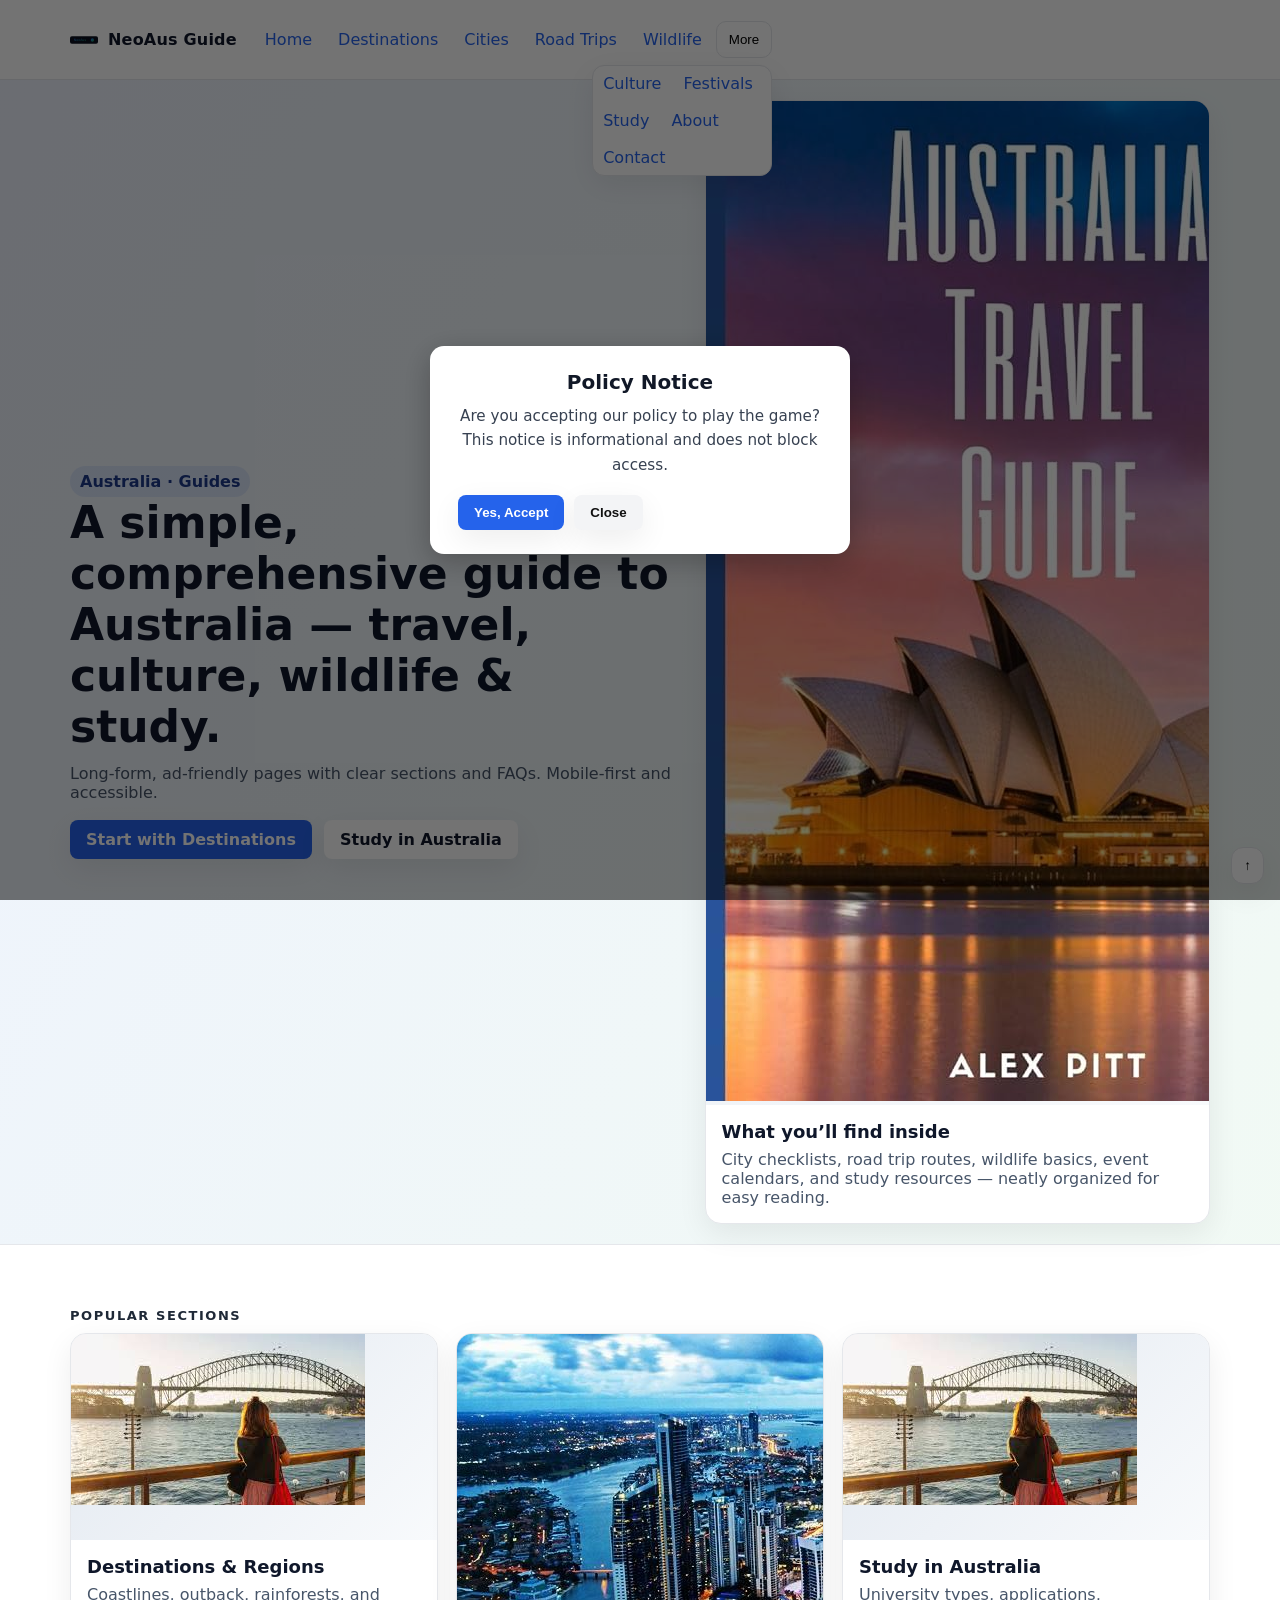
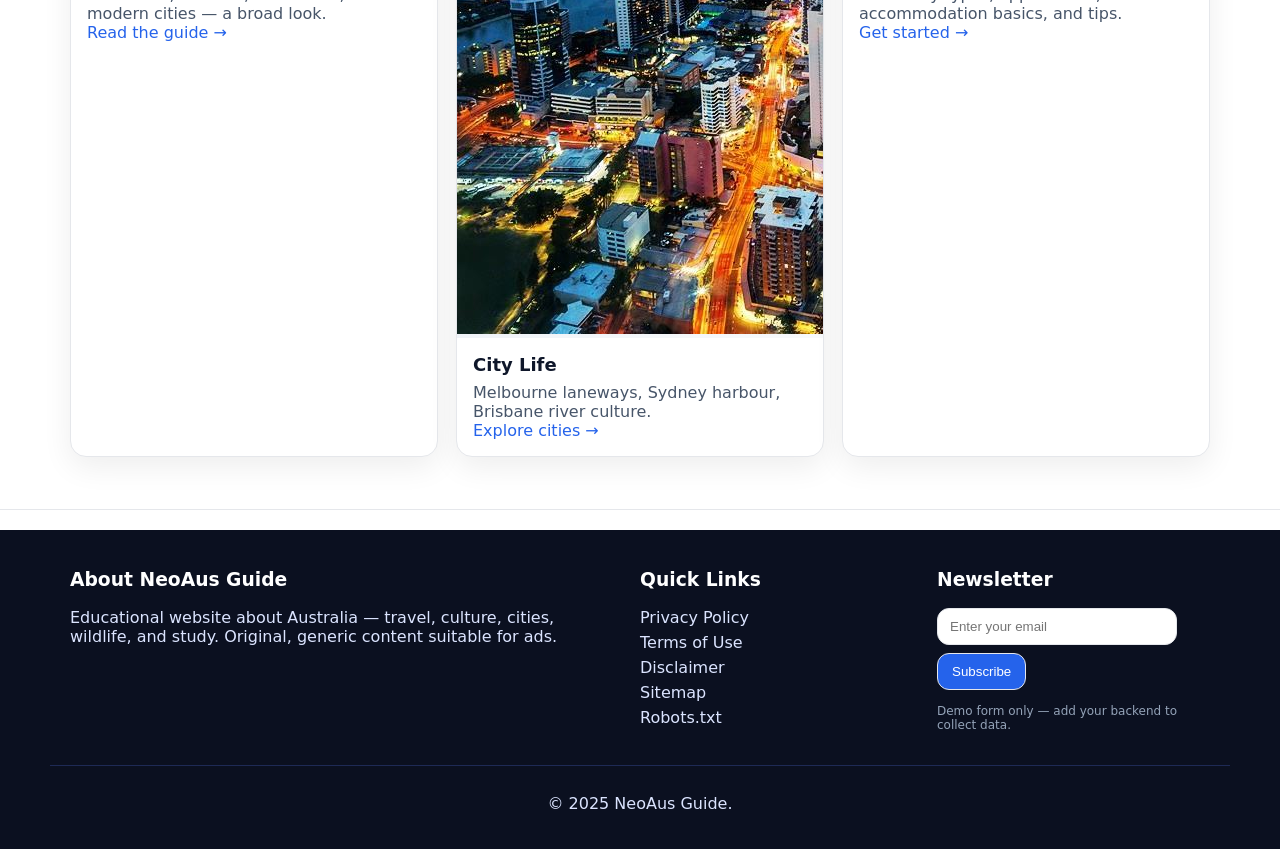
<file: index.html>
<!doctype html>
<html lang="en">
<head>
<meta charset="utf-8" />
<meta name="viewport" content="width=device-width, initial-scale=1" />
<title>NeoAus Guide — Explore Australia: cities, travel, culture, wildlife, study</title>
<meta name="description" content="Explore Australia with generic, original guides — destinations, road trips, wildlife, culture, festivals, and study in Australia." />
<link rel="icon" href="assets/img/favicon.svg" type="image/svg+xml" />
<link rel="stylesheet" href="assets/css/style.css" />
<link rel="stylesheet" href="assets/css/popup.css">
<script src="assets/js/popup.js" defer></script>
<script defer src="assets/js/main.js"></script>
</head>
<body class="theme-light">
<a class="skip" href="#main">Skip to content</a>
<header class="site-header" role="banner">
  <div class="container nav-wrap">
    <div class="brand">
      <img src="assets/img/logo.svg" alt="NeoAus Guide Logo" class="logo" />
      <span class="brand-name">NeoAus Guide</span>
    </div>
    <button class="nav-toggle" aria-expanded="false" aria-controls="nav">Menu</button>
    <nav id="nav" class="nav" role="navigation" aria-label="Primary">
      <ul>
        <li><a href="index.html">Home</a></li>
        <li><a href="pages/destinations.html">Destinations</a></li>
        <li><a href="pages/cities.html">Cities</a></li>
        <li><a href="pages/road-trips.html">Road Trips</a></li>
        <li><a href="pages/wildlife.html">Wildlife</a></li>
        <li class="more">
          <button class="more-btn" aria-haspopup="true" aria-expanded="false">More</button>
          <ul class="dropdown">
            <li><a href="pages/culture.html">Culture</a></li>
            <li><a href="pages/festivals.html">Festivals</a></li>
            <li><a href="pages/study.html">Study</a></li>
            <li><a href="pages/about.html">About</a></li>
            <li><a href="pages/contact.html">Contact</a></li>
          </ul>
        </li>
      </ul>
    </nav>
  </div>
</header>
<main id="main" tabindex="-1">

<section class="hero">
  <div class="container wrap">
    <div>
      <span class="badge">Australia · Guides</span>
      <h1 class="title">A simple, comprehensive guide to Australia — travel, culture, wildlife & study.</h1>
      <p>Long-form, ad-friendly pages with clear sections and FAQs. Mobile-first and accessible.</p>
      <div class="cta">
        <a class="btn" href="pages/destinations.html">Start with Destinations</a>
        <a class="btn secondary" href="pages/study.html">Study in Australia</a>
      </div>
    </div>
    <div class="card">
      <div class="cover" data-ph>
        <img src="assets/img/aguide to Australia.jpg" alt="Australian landscape view" />
      </div>
      <div class="pad">
        <h3>What you’ll find inside</h3>
        <p>City checklists, road trip routes, wildlife basics, event calendars, and study resources — neatly organized for easy reading.</p>
      </div>
    </div>
  </div>
</section>

<section class="section">
  <div class="container">
    <h2 class="kicker">Popular Sections</h2>
    <div class="grid cols-3">
      <article class="card">
        <div class="cover" data-ph>
          <img src="assets/img/Destinations & Regions.jpg" alt="Australian destinations and regions" />
        </div>
        <div class="pad">
          <h3>Destinations & Regions</h3>
          <p>Coastlines, outback, rainforests, and modern cities — a broad look.</p>
          <p><a href="pages/destinations.html">Read the guide →</a></p>
        </div>
      </article>
      <article class="card">
        <div class="cover" data-ph>
          <img src="assets/img/City Life.jpg" alt="Australian cities skyline" />
        </div>
        <div class="pad">
          <h3>City Life</h3>
          <p>Melbourne laneways, Sydney harbour, Brisbane river culture.</p>
          <p><a href="pages/cities.html">Explore cities →</a></p>
        </div>
      </article>
      <article class="card">
        <div class="cover" data-ph>
          <img src="assets/img/Destinations & Regions.jpg" alt="Students studying in Australia" />
        </div>
        <div class="pad">
          <h3>Study in Australia</h3>
          <p>University types, applications, accommodation basics, and tips.</p>
          <p><a href="pages/study.html">Get started →</a></p>
        </div>
      </article>
    </div>
  </div>
</section>

</main>
<footer class="site-footer" role="contentinfo">
  <div class="container footer-grid">
    <section>
      <h3>About NeoAus Guide</h3>
      <p>Educational website about Australia — travel, culture, cities, wildlife, and study. Original, generic content suitable for ads.</p>
    </section>
    <section>
      <h3>Quick Links</h3>
      <ul class="plain">
        <li><a href="pages/privacy.html">Privacy Policy</a></li>
        <li><a href="pages/terms.html">Terms of Use</a></li>
        <li><a href="pages/disclaimer.html">Disclaimer</a></li>
        <li><a href="sitemap.xml">Sitemap</a></li>
        <li><a href="robots.txt">Robots.txt</a></li>
      </ul>
    </section>
    <section>
      <h3>Newsletter</h3>
      <form class="newsletter" onsubmit="return window.fakeSubmit(event)">
        <label for="news-email" class="sr-only">Email</label>
        <input id="news-email" name="email" type="email" placeholder="Enter your email" required />
        <button type="submit">Subscribe</button>
        <p class="form-note">Demo form only — add your backend to collect data.</p>
      </form>
    </section>
  </div>
  <div class="container copy">
    <p>© 2025 NeoAus Guide.</p>
  </div>
</footer>
<button class="to-top" aria-label="Back to top" onclick="window.scrollTo({top:0,behavior:'smooth'})">↑</button>
</body>
</html>
</file>
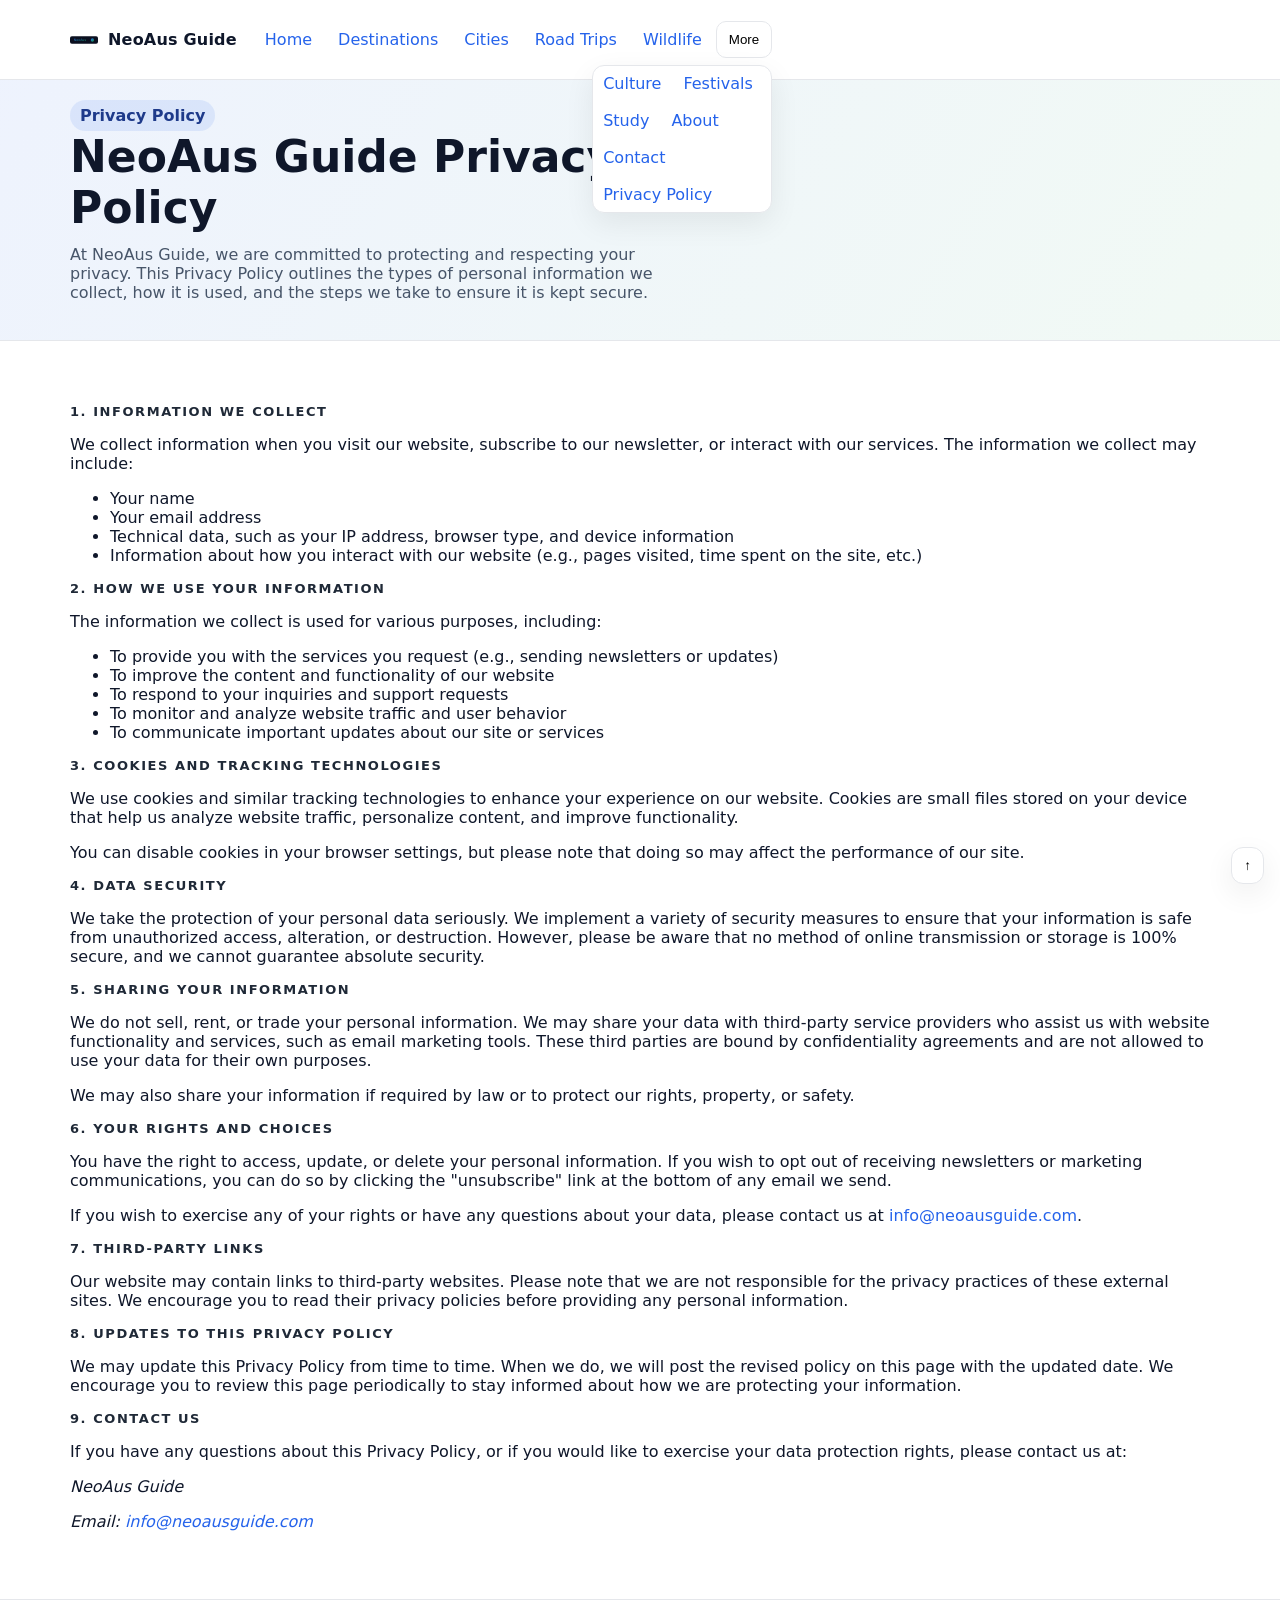
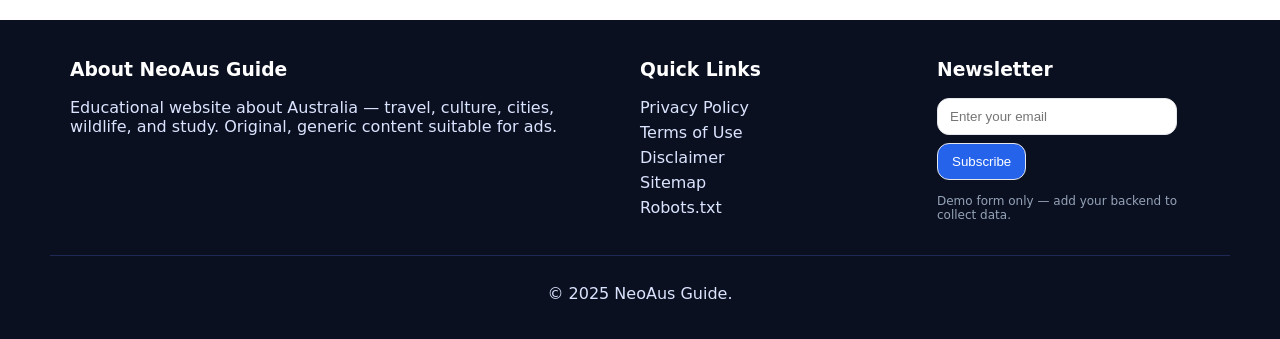
<file: privacy.html>
<!doctype html>
<html lang="en">
<head>
  <meta charset="utf-8" />
  <meta name="viewport" content="width=device-width, initial-scale=1" />
  <title>Privacy Policy - NeoAus Guide</title>
  <meta name="description" content="Privacy Policy for NeoAus Guide. Learn how we collect, use, and protect your information." />
  <link rel="icon" href="assets/img/favicon.svg" type="image/svg+xml" />
  <link rel="stylesheet" href="assets/css/style.css" />
  <link rel="stylesheet" href="assets/css/popup.css">
  <script src="assets/js/popup.js" defer></script>
  <script defer src="assets/js/main.js"></script>
</head>
<body class="theme-light">
  <a class="skip" href="#main">Skip to content</a>
  <header class="site-header" role="banner">
    <div class="container nav-wrap">
      <div class="brand">
        <img src="assets/img/logo.svg" alt="NeoAus Guide Logo" class="logo" />
        <span class="brand-name">NeoAus Guide</span>
      </div>
      <button class="nav-toggle" aria-expanded="false" aria-controls="nav">Menu</button>
      <nav id="nav" class="nav" role="navigation" aria-label="Primary">
        <ul>
          <li><a href="index.html">Home</a></li>
          <li><a href="pages/destinations.html">Destinations</a></li>
          <li><a href="pages/cities.html">Cities</a></li>
          <li><a href="pages/road-trips.html">Road Trips</a></li>
          <li><a href="pages/wildlife.html">Wildlife</a></li>
          <li class="more">
            <button class="more-btn" aria-haspopup="true" aria-expanded="false">More</button>
            <ul class="dropdown">
              <li><a href="pages/culture.html">Culture</a></li>
              <li><a href="pages/festivals.html">Festivals</a></li>
              <li><a href="pages/study.html">Study</a></li>
              <li><a href="pages/about.html">About</a></li>
              <li><a href="pages/contact.html">Contact</a></li>
              <li><a href="pages/privacy.html">Privacy Policy</a></li>
            </ul>
          </li>
        </ul>
      </nav>
    </div>
  </header>

  <main id="main" tabindex="-1">
    <section class="hero">
      <div class="container wrap">
        <div>
          <span class="badge">Privacy Policy</span>
          <h1 class="title">NeoAus Guide Privacy Policy</h1>
          <p>At NeoAus Guide, we are committed to protecting and respecting your privacy. This Privacy Policy outlines the types of personal information we collect, how it is used, and the steps we take to ensure it is kept secure.</p>
        </div>
      </div>
    </section>

    <section class="section">
      <div class="container">
        <h2 class="kicker">1. Information We Collect</h2>
        <p>We collect information when you visit our website, subscribe to our newsletter, or interact with our services. The information we collect may include:</p>
        <ul>
          <li>Your name</li>
          <li>Your email address</li>
          <li>Technical data, such as your IP address, browser type, and device information</li>
          <li>Information about how you interact with our website (e.g., pages visited, time spent on the site, etc.)</li>
        </ul>

        <h2 class="kicker">2. How We Use Your Information</h2>
        <p>The information we collect is used for various purposes, including:</p>
        <ul>
          <li>To provide you with the services you request (e.g., sending newsletters or updates)</li>
          <li>To improve the content and functionality of our website</li>
          <li>To respond to your inquiries and support requests</li>
          <li>To monitor and analyze website traffic and user behavior</li>
          <li>To communicate important updates about our site or services</li>
        </ul>

        <h2 class="kicker">3. Cookies and Tracking Technologies</h2>
        <p>We use cookies and similar tracking technologies to enhance your experience on our website. Cookies are small files stored on your device that help us analyze website traffic, personalize content, and improve functionality.</p>
        <p>You can disable cookies in your browser settings, but please note that doing so may affect the performance of our site.</p>

        <h2 class="kicker">4. Data Security</h2>
        <p>We take the protection of your personal data seriously. We implement a variety of security measures to ensure that your information is safe from unauthorized access, alteration, or destruction. However, please be aware that no method of online transmission or storage is 100% secure, and we cannot guarantee absolute security.</p>

        <h2 class="kicker">5. Sharing Your Information</h2>
        <p>We do not sell, rent, or trade your personal information. We may share your data with third-party service providers who assist us with website functionality and services, such as email marketing tools. These third parties are bound by confidentiality agreements and are not allowed to use your data for their own purposes.</p>
        <p>We may also share your information if required by law or to protect our rights, property, or safety.</p>

        <h2 class="kicker">6. Your Rights and Choices</h2>
        <p>You have the right to access, update, or delete your personal information. If you wish to opt out of receiving newsletters or marketing communications, you can do so by clicking the "unsubscribe" link at the bottom of any email we send.</p>
        <p>If you wish to exercise any of your rights or have any questions about your data, please contact us at <a href="mailto:info@neoausguide.com">info@neoausguide.com</a>.</p>

        <h2 class="kicker">7. Third-Party Links</h2>
        <p>Our website may contain links to third-party websites. Please note that we are not responsible for the privacy practices of these external sites. We encourage you to read their privacy policies before providing any personal information.</p>

        <h2 class="kicker">8. Updates to This Privacy Policy</h2>
        <p>We may update this Privacy Policy from time to time. When we do, we will post the revised policy on this page with the updated date. We encourage you to review this page periodically to stay informed about how we are protecting your information.</p>

        <h2 class="kicker">9. Contact Us</h2>
        <p>If you have any questions about this Privacy Policy, or if you would like to exercise your data protection rights, please contact us at:</p>
        <address>
          <p>NeoAus Guide</p>
          <p>Email: <a href="mailto:info@neoausguide.com">info@neoausguide.com</a></p>
        </address>
      </div>
    </section>
  </main>

  <footer class="site-footer" role="contentinfo">
    <div class="container footer-grid">
      <section>
        <h3>About NeoAus Guide</h3>
        <p>Educational website about Australia — travel, culture, cities, wildlife, and study. Original, generic content suitable for ads.</p>
      </section>
      <section>
        <h3>Quick Links</h3>
        <ul class="plain">
          <li><a href="pages/privacy.html">Privacy Policy</a></li>
          <li><a href="pages/terms.html">Terms of Use</a></li>
          <li><a href="pages/disclaimer.html">Disclaimer</a></li>
          <li><a href="sitemap.xml">Sitemap</a></li>
          <li><a href="robots.txt">Robots.txt</a></li>
        </ul>
      </section>
      <section>
        <h3>Newsletter</h3>
        <form class="newsletter" onsubmit="return window.fakeSubmit(event)">
          <label for="news-email" class="sr-only">Email</label>
          <input id="news-email" name="email" type="email" placeholder="Enter your email" required />
          <button type="submit">Subscribe</button>
          <p class="form-note">Demo form only — add your backend to collect data.</p>
        </form>
      </section>
    </div>
    <div class="container copy">
      <p>© 2025 NeoAus Guide.</p>
    </div>
  </footer>

  <button class="to-top" aria-label="Back to top" onclick="window.scrollTo({top:0,behavior:'smooth'})">↑</button>
</body>
</html>
</file>
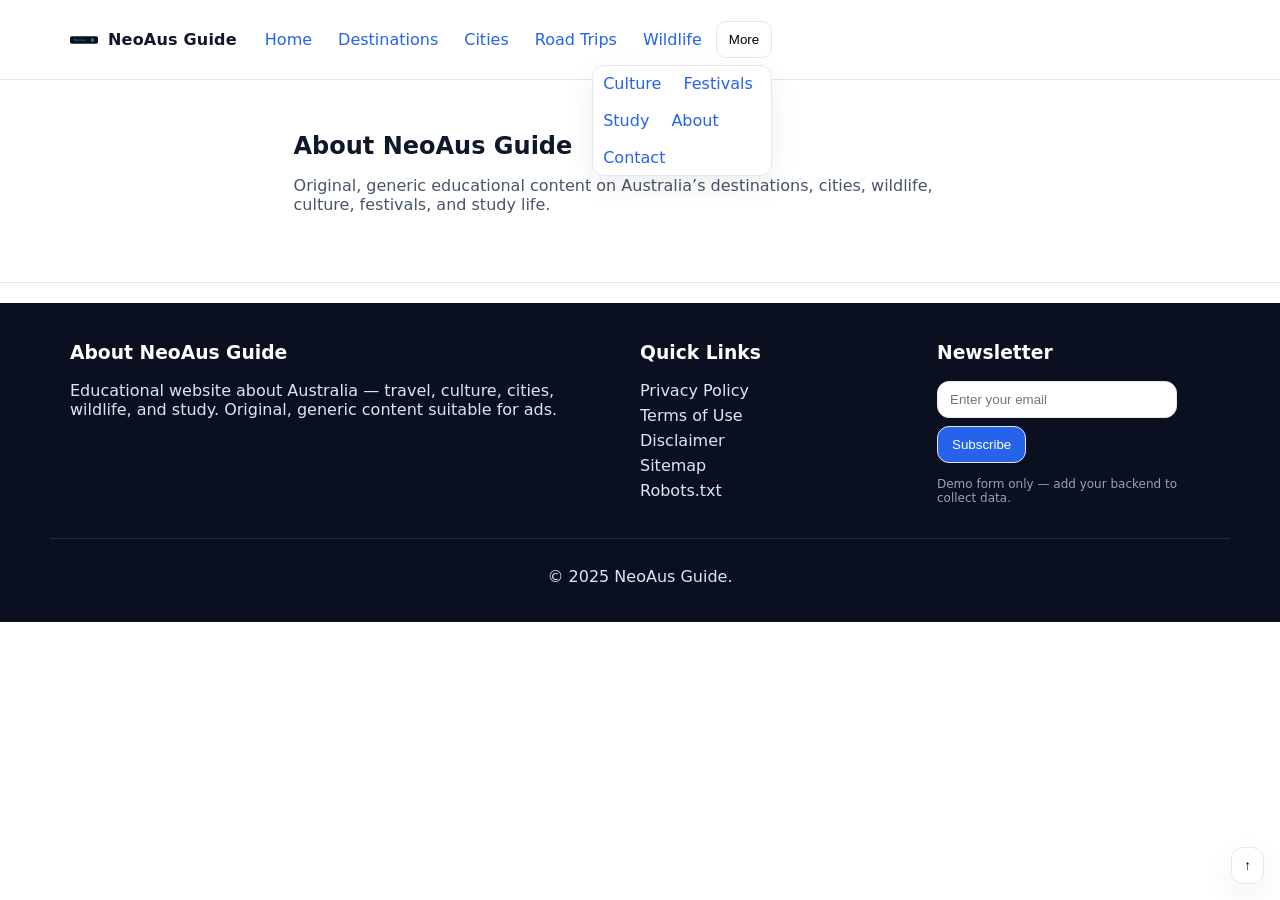
<file: pages/about.html>
<!doctype html>
<html lang="en">
<head>
<meta charset="utf-8" />
<meta name="viewport" content="width=device-width, initial-scale=1" />
<title>About — NeoAus Guide</title>
<meta name="description" content="About this educational site." />
<link rel="icon" href="../assets/img/favicon.svg" type="image/svg+xml" />
<link rel="stylesheet" href="../assets/css/style.css" />
<script defer src="../assets/js/main.js"></script>
</head>
<body class="theme-light">
<a class="skip" href="#main">Skip to content</a>
<header class="site-header" role="banner">
  <div class="container nav-wrap">
    <div class="brand">
      <img src="../assets/img/logo.svg" alt="" class="logo" />
      <span class="brand-name">NeoAus Guide</span>
    </div>
    <button class="nav-toggle" aria-expanded="false" aria-controls="nav">Menu</button>
    <nav id="nav" class="nav" role="navigation" aria-label="Primary">
      <ul>
        <li><a href="../index.html">Home</a></li>
        <li><a href="../pages/destinations.html">Destinations</a></li>
        <li><a href="../pages/cities.html">Cities</a></li>
        <li><a href="../pages/road-trips.html">Road Trips</a></li>
        <li><a href="../pages/wildlife.html">Wildlife</a></li>
        <li class="more">
          <button class="more-btn" aria-haspopup="true" aria-expanded="false">More</button>
          <ul class="dropdown">
            <li><a href="../pages/culture.html">Culture</a></li>
            <li><a href="../pages/festivals.html">Festivals</a></li>
            <li><a href="../pages/study.html">Study</a></li>
            <li><a href="../pages/about.html">About</a></li>
            <li><a href="../pages/contact.html">Contact</a></li>
          </ul>
        </li>
      </ul>
    </nav>
  </div>
</header>
<main id="main" tabindex="-1">

<section class="section"><div class="container prose">
<h1>About NeoAus Guide</h1>
<p>Original, generic educational content on Australia’s destinations, cities, wildlife, culture, festivals, and study life.</p>
</div></section>

</main>
<footer class="site-footer" role="contentinfo">
  <div class="container footer-grid">
    <section>
      <h3>About NeoAus Guide</h3>
      <p>Educational website about Australia — travel, culture, cities, wildlife, and study. Original, generic content suitable for ads.</p>
    </section>
    <section>
      <h3>Quick Links</h3>
      <ul class="plain">
        <li><a href="../pages/privacy.html">Privacy Policy</a></li>
        <li><a href="../pages/terms.html">Terms of Use</a></li>
        <li><a href="../pages/disclaimer.html">Disclaimer</a></li>
        <li><a href="../sitemap.xml">Sitemap</a></li>
        <li><a href="../robots.txt">Robots.txt</a></li>
      </ul>
    </section>
    <section>
      <h3>Newsletter</h3>
      <form class="newsletter" onsubmit="return window.fakeSubmit(event)">
        <label for="news-email" class="sr-only">Email</label>
        <input id="news-email" name="email" type="email" placeholder="Enter your email" required />
        <button type="submit">Subscribe</button>
        <p class="form-note">Demo form only — add your backend to collect data.</p>
      </form>
    </section>
  </div>
  <div class="container copy">
    <p>© 2025 NeoAus Guide.</p>
  </div>
</footer>
<button class="to-top" aria-label="Back to top" onclick="window.scrollTo({top:0,behavior:'smooth'})">↑</button>
</body>
</html>
</file>
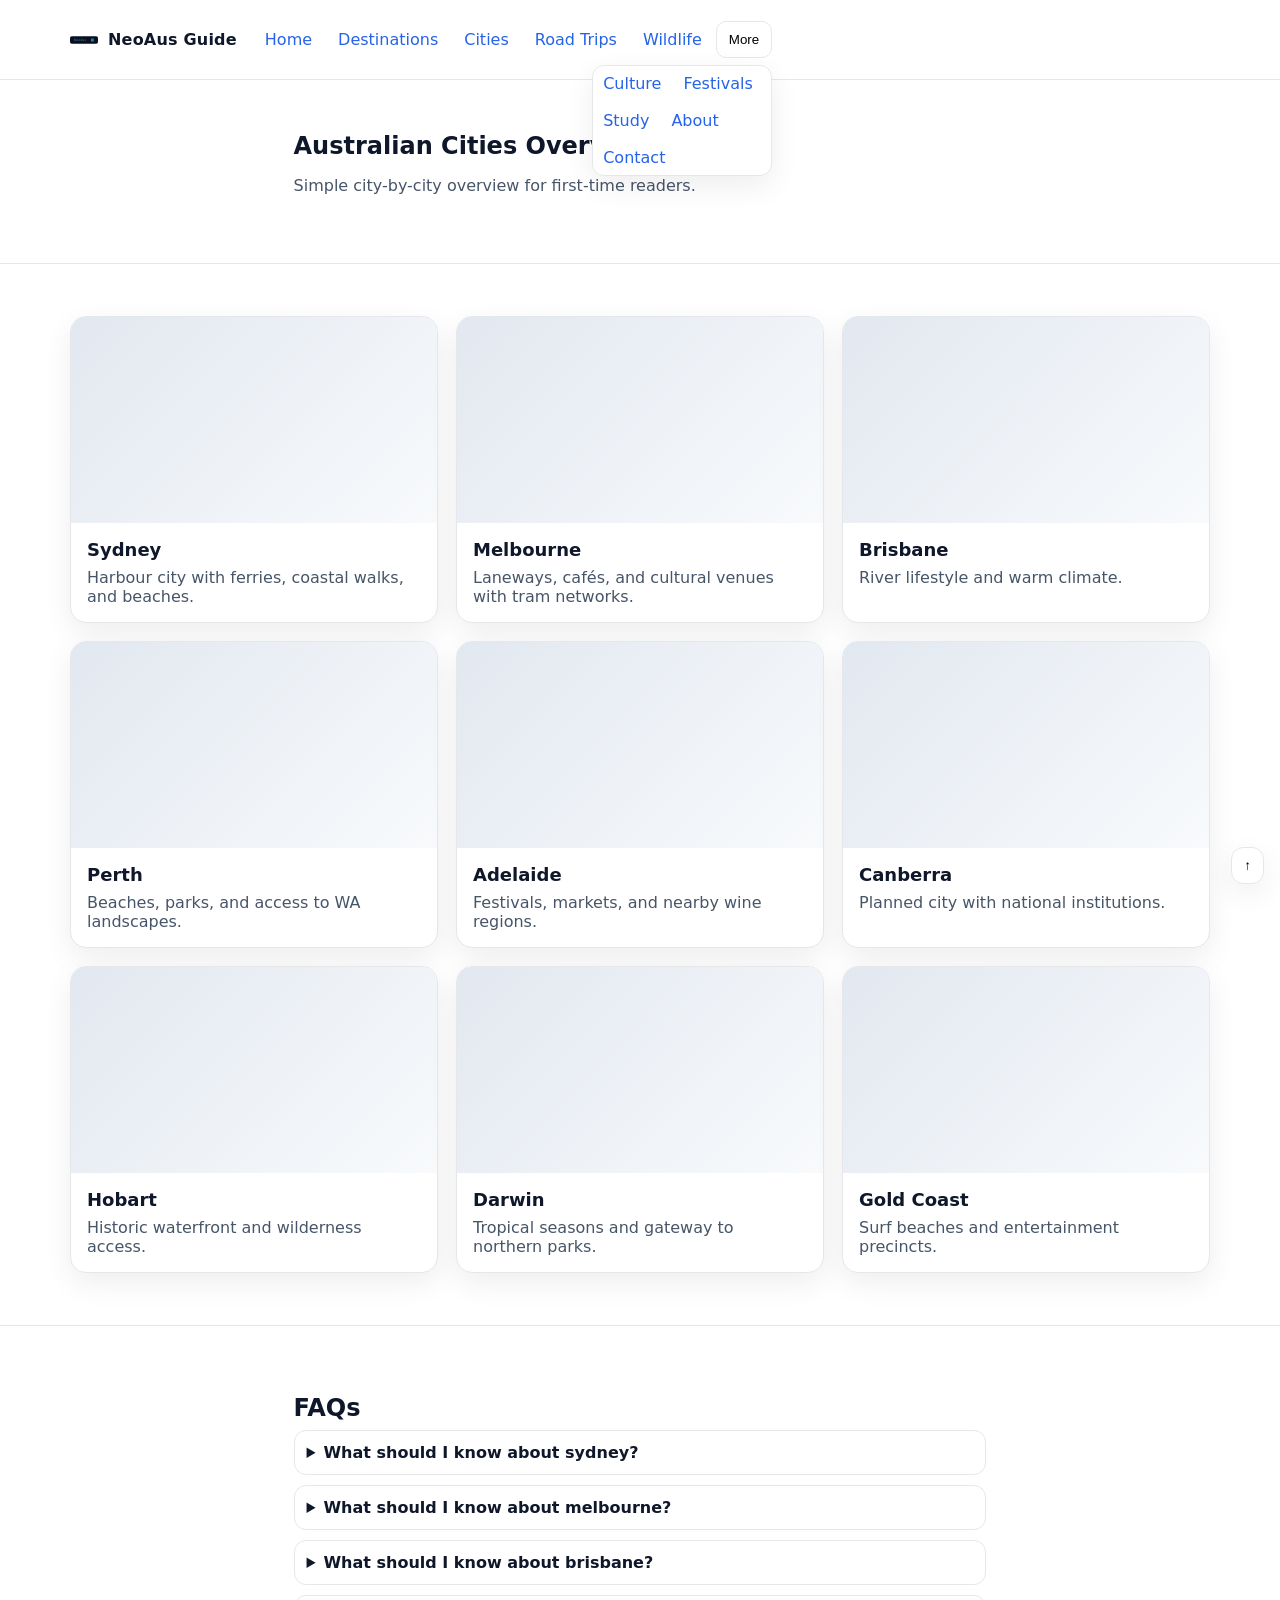
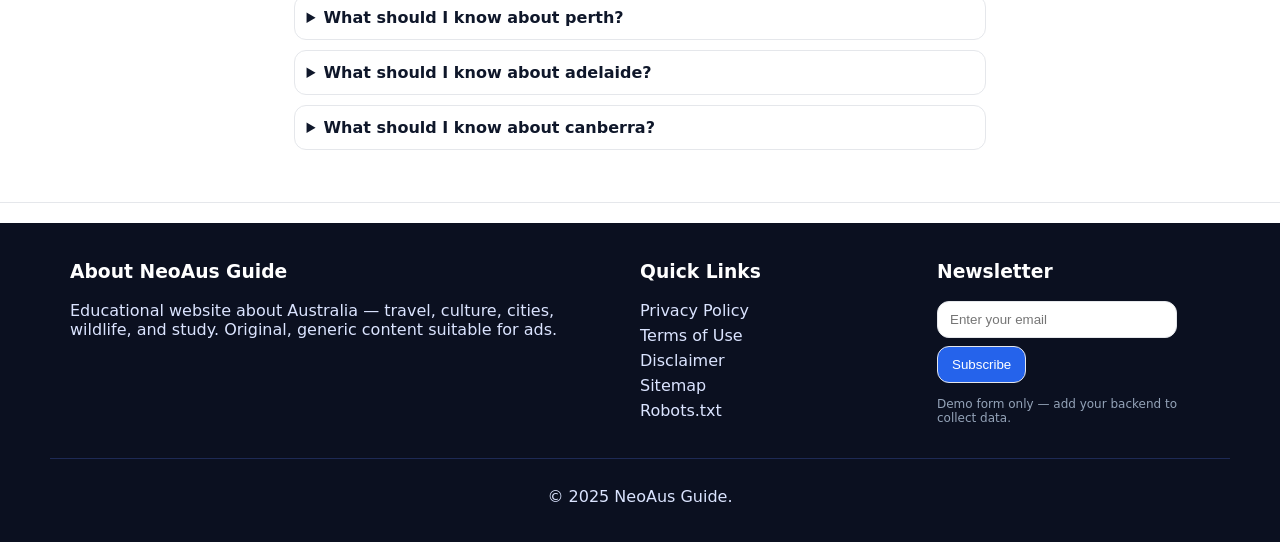
<file: pages/cities.html>
<!doctype html>
<html lang="en">
<head>
<meta charset="utf-8" />
<meta name="viewport" content="width=device-width, initial-scale=1" />
<title>Australian Cities Overview</title>
<meta name="description" content="Australia guides — generic, educational content." />
<link rel="icon" href="../assets/img/favicon.svg" type="image/svg+xml" />
<link rel="stylesheet" href="../assets/css/style.css" />
<script defer src="../assets/js/main.js"></script>
</head>
<body class="theme-light">
<a class="skip" href="#main">Skip to content</a>
<header class="site-header" role="banner">
  <div class="container nav-wrap">
    <div class="brand">
      <img src="../assets/img/logo.svg" alt="" class="logo" />
      <span class="brand-name">NeoAus Guide</span>
    </div>
    <button class="nav-toggle" aria-expanded="false" aria-controls="nav">Menu</button>
    <nav id="nav" class="nav" role="navigation" aria-label="Primary">
      <ul>
        <li><a href="../index.html">Home</a></li>
        <li><a href="../pages/destinations.html">Destinations</a></li>
        <li><a href="../pages/cities.html">Cities</a></li>
        <li><a href="../pages/road-trips.html">Road Trips</a></li>
        <li><a href="../pages/wildlife.html">Wildlife</a></li>
        <li class="more">
          <button class="more-btn" aria-haspopup="true" aria-expanded="false">More</button>
          <ul class="dropdown">
            <li><a href="../pages/culture.html">Culture</a></li>
            <li><a href="../pages/festivals.html">Festivals</a></li>
            <li><a href="../pages/study.html">Study</a></li>
            <li><a href="../pages/about.html">About</a></li>
            <li><a href="../pages/contact.html">Contact</a></li>
          </ul>
        </li>
      </ul>
    </nav>
  </div>
</header>
<main id="main" tabindex="-1">

<section class="section">
  <div class="container prose">
    <h1>Australian Cities Overview</h1>
    <p>Simple city-by-city overview for first-time readers.</p>
  </div>
</section>
<section class="section">
  <div class="container grid cols-3">

    <article class="card">
      <div class="cover" data-ph></div>
      <div class="pad">
        <h3>Sydney</h3>
        <p>Harbour city with ferries, coastal walks, and beaches.</p>
      </div>
    </article>

    <article class="card">
      <div class="cover" data-ph></div>
      <div class="pad">
        <h3>Melbourne</h3>
        <p>Laneways, cafés, and cultural venues with tram networks.</p>
      </div>
    </article>

    <article class="card">
      <div class="cover" data-ph></div>
      <div class="pad">
        <h3>Brisbane</h3>
        <p>River lifestyle and warm climate.</p>
      </div>
    </article>

    <article class="card">
      <div class="cover" data-ph></div>
      <div class="pad">
        <h3>Perth</h3>
        <p>Beaches, parks, and access to WA landscapes.</p>
      </div>
    </article>

    <article class="card">
      <div class="cover" data-ph></div>
      <div class="pad">
        <h3>Adelaide</h3>
        <p>Festivals, markets, and nearby wine regions.</p>
      </div>
    </article>

    <article class="card">
      <div class="cover" data-ph></div>
      <div class="pad">
        <h3>Canberra</h3>
        <p>Planned city with national institutions.</p>
      </div>
    </article>

    <article class="card">
      <div class="cover" data-ph></div>
      <div class="pad">
        <h3>Hobart</h3>
        <p>Historic waterfront and wilderness access.</p>
      </div>
    </article>

    <article class="card">
      <div class="cover" data-ph></div>
      <div class="pad">
        <h3>Darwin</h3>
        <p>Tropical seasons and gateway to northern parks.</p>
      </div>
    </article>

    <article class="card">
      <div class="cover" data-ph></div>
      <div class="pad">
        <h3>Gold Coast</h3>
        <p>Surf beaches and entertainment precincts.</p>
      </div>
    </article>

  </div>
</section>
<section class="section">
  <div class="container prose">
    <h2>FAQs</h2>
    <div class="faq">

      <details>
        <summary>What should I know about sydney?</summary>
        <p>Harbour city with ferries, coastal walks, and beaches.</p>
      </details>

      <details>
        <summary>What should I know about melbourne?</summary>
        <p>Laneways, cafés, and cultural venues with tram networks.</p>
      </details>

      <details>
        <summary>What should I know about brisbane?</summary>
        <p>River lifestyle and warm climate.</p>
      </details>

      <details>
        <summary>What should I know about perth?</summary>
        <p>Beaches, parks, and access to WA landscapes.</p>
      </details>

      <details>
        <summary>What should I know about adelaide?</summary>
        <p>Festivals, markets, and nearby wine regions.</p>
      </details>

      <details>
        <summary>What should I know about canberra?</summary>
        <p>Planned city with national institutions.</p>
      </details>

    </div>
  </div>
</section>

</main>
<footer class="site-footer" role="contentinfo">
  <div class="container footer-grid">
    <section>
      <h3>About NeoAus Guide</h3>
      <p>Educational website about Australia — travel, culture, cities, wildlife, and study. Original, generic content suitable for ads.</p>
    </section>
    <section>
      <h3>Quick Links</h3>
      <ul class="plain">
        <li><a href="../pages/privacy.html">Privacy Policy</a></li>
        <li><a href="../pages/terms.html">Terms of Use</a></li>
        <li><a href="../pages/disclaimer.html">Disclaimer</a></li>
        <li><a href="../sitemap.xml">Sitemap</a></li>
        <li><a href="../robots.txt">Robots.txt</a></li>
      </ul>
    </section>
    <section>
      <h3>Newsletter</h3>
      <form class="newsletter" onsubmit="return window.fakeSubmit(event)">
        <label for="news-email" class="sr-only">Email</label>
        <input id="news-email" name="email" type="email" placeholder="Enter your email" required />
        <button type="submit">Subscribe</button>
        <p class="form-note">Demo form only — add your backend to collect data.</p>
      </form>
    </section>
  </div>
  <div class="container copy">
    <p>© 2025 NeoAus Guide.</p>
  </div>
</footer>
<button class="to-top" aria-label="Back to top" onclick="window.scrollTo({top:0,behavior:'smooth'})">↑</button>
</body>
</html>
</file>
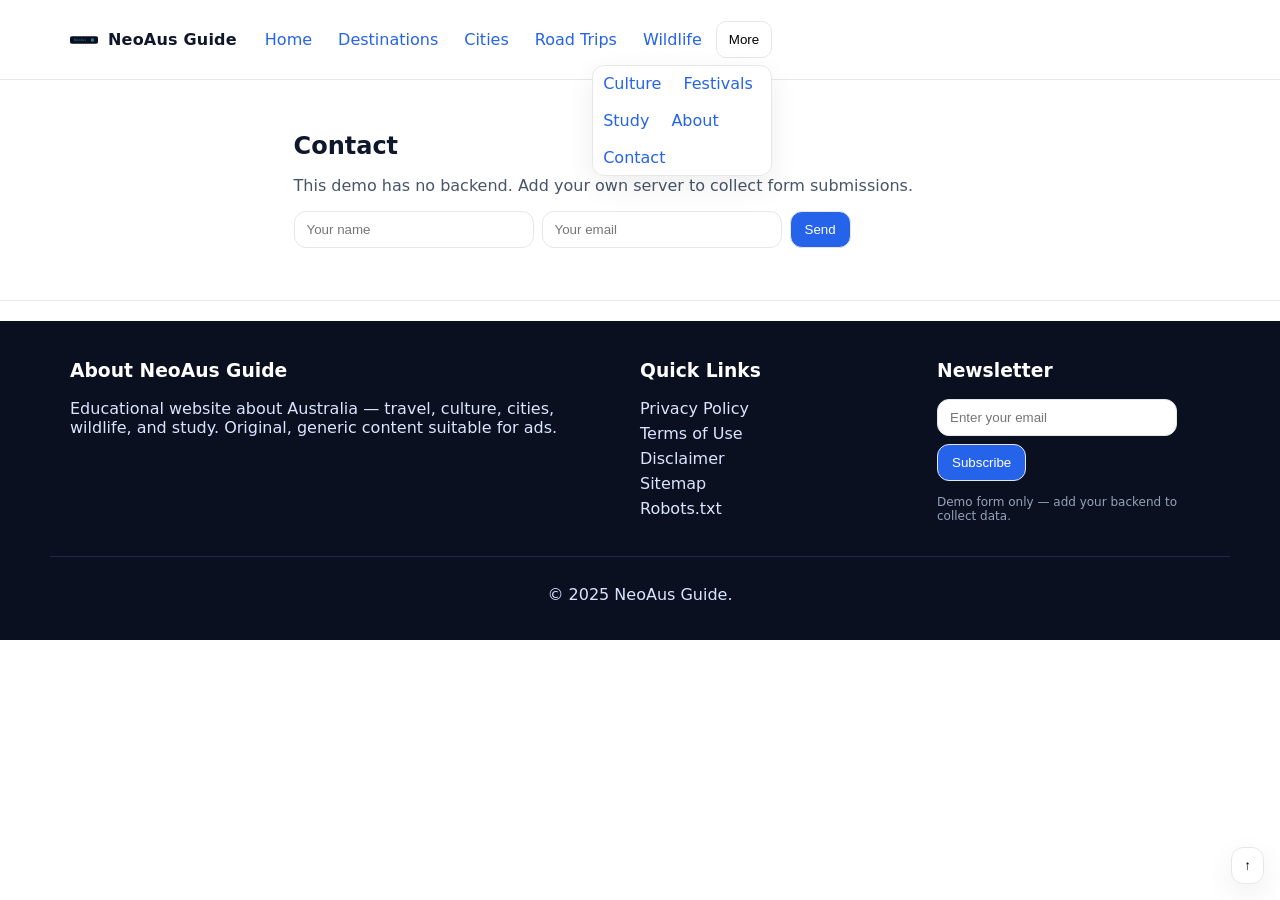
<file: pages/contact.html>
<!doctype html>
<html lang="en">
<head>
<meta charset="utf-8" />
<meta name="viewport" content="width=device-width, initial-scale=1" />
<title>Contact — NeoAus Guide</title>
<meta name="description" content="Contact page (demo form)." />
<link rel="icon" href="../assets/img/favicon.svg" type="image/svg+xml" />
<link rel="stylesheet" href="../assets/css/style.css" />
<script defer src="../assets/js/main.js"></script>
</head>
<body class="theme-light">
<a class="skip" href="#main">Skip to content</a>
<header class="site-header" role="banner">
  <div class="container nav-wrap">
    <div class="brand">
      <img src="../assets/img/logo.svg" alt="" class="logo" />
      <span class="brand-name">NeoAus Guide</span>
    </div>
    <button class="nav-toggle" aria-expanded="false" aria-controls="nav">Menu</button>
    <nav id="nav" class="nav" role="navigation" aria-label="Primary">
      <ul>
        <li><a href="../index.html">Home</a></li>
        <li><a href="../pages/destinations.html">Destinations</a></li>
        <li><a href="../pages/cities.html">Cities</a></li>
        <li><a href="../pages/road-trips.html">Road Trips</a></li>
        <li><a href="../pages/wildlife.html">Wildlife</a></li>
        <li class="more">
          <button class="more-btn" aria-haspopup="true" aria-expanded="false">More</button>
          <ul class="dropdown">
            <li><a href="../pages/culture.html">Culture</a></li>
            <li><a href="../pages/festivals.html">Festivals</a></li>
            <li><a href="../pages/study.html">Study</a></li>
            <li><a href="../pages/about.html">About</a></li>
            <li><a href="../pages/contact.html">Contact</a></li>
          </ul>
        </li>
      </ul>
    </nav>
  </div>
</header>
<main id="main" tabindex="-1">

<section class="section"><div class="container prose">
<h1>Contact</h1>
<p>This demo has no backend. Add your own server to collect form submissions.</p>
<form class="newsletter" onsubmit="return window.fakeSubmit(event)">
  <label for="name" class="sr-only">Name</label>
  <input id="name" name="name" placeholder="Your name" required />
  <label for="email" class="sr-only">Email</label>
  <input id="email" name="email" type="email" placeholder="Your email" required />
  <button type="submit">Send</button>
</form>
</div></section>

</main>
<footer class="site-footer" role="contentinfo">
  <div class="container footer-grid">
    <section>
      <h3>About NeoAus Guide</h3>
      <p>Educational website about Australia — travel, culture, cities, wildlife, and study. Original, generic content suitable for ads.</p>
    </section>
    <section>
      <h3>Quick Links</h3>
      <ul class="plain">
        <li><a href="../pages/privacy.html">Privacy Policy</a></li>
        <li><a href="../pages/terms.html">Terms of Use</a></li>
        <li><a href="../pages/disclaimer.html">Disclaimer</a></li>
        <li><a href="../sitemap.xml">Sitemap</a></li>
        <li><a href="../robots.txt">Robots.txt</a></li>
      </ul>
    </section>
    <section>
      <h3>Newsletter</h3>
      <form class="newsletter" onsubmit="return window.fakeSubmit(event)">
        <label for="news-email" class="sr-only">Email</label>
        <input id="news-email" name="email" type="email" placeholder="Enter your email" required />
        <button type="submit">Subscribe</button>
        <p class="form-note">Demo form only — add your backend to collect data.</p>
      </form>
    </section>
  </div>
  <div class="container copy">
    <p>© 2025 NeoAus Guide.</p>
  </div>
</footer>
<button class="to-top" aria-label="Back to top" onclick="window.scrollTo({top:0,behavior:'smooth'})">↑</button>
</body>
</html>
</file>
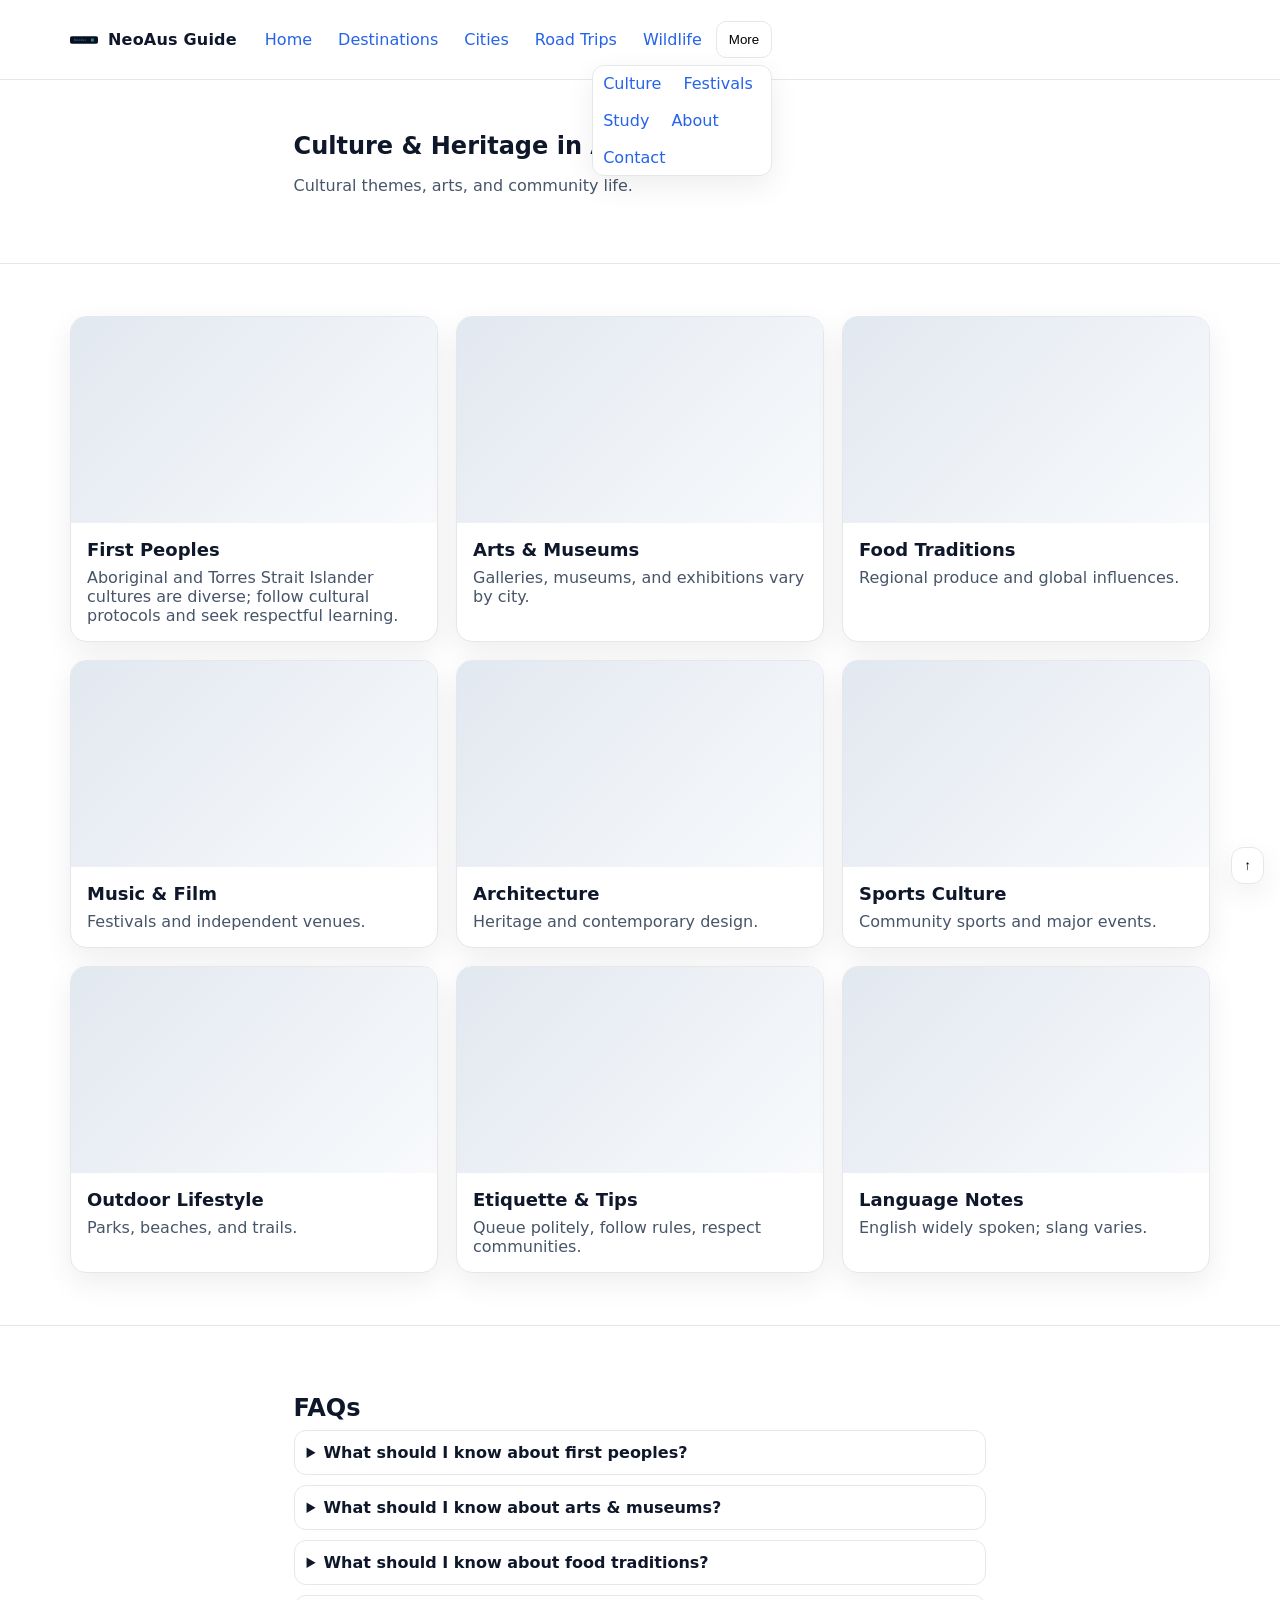
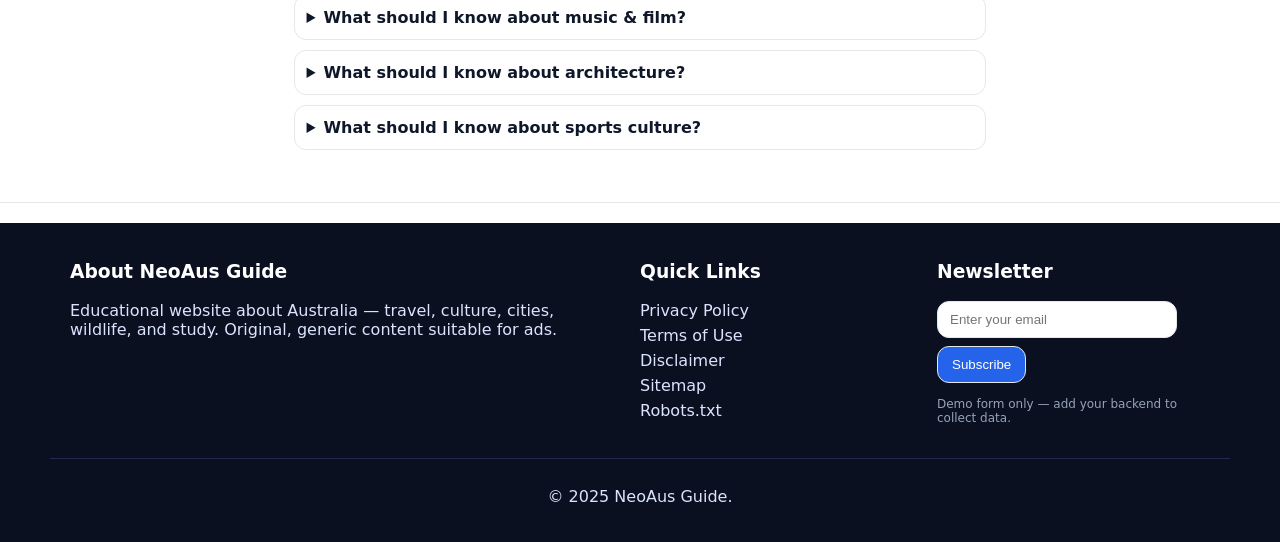
<file: pages/culture.html>
<!doctype html>
<html lang="en">
<head>
<meta charset="utf-8" />
<meta name="viewport" content="width=device-width, initial-scale=1" />
<title>Culture & Heritage in Australia</title>
<meta name="description" content="Australia guides — generic, educational content." />
<link rel="icon" href="../assets/img/favicon.svg" type="image/svg+xml" />
<link rel="stylesheet" href="../assets/css/style.css" />
<script defer src="../assets/js/main.js"></script>
</head>
<body class="theme-light">
<a class="skip" href="#main">Skip to content</a>
<header class="site-header" role="banner">
  <div class="container nav-wrap">
    <div class="brand">
      <img src="../assets/img/logo.svg" alt="" class="logo" />
      <span class="brand-name">NeoAus Guide</span>
    </div>
    <button class="nav-toggle" aria-expanded="false" aria-controls="nav">Menu</button>
    <nav id="nav" class="nav" role="navigation" aria-label="Primary">
      <ul>
        <li><a href="../index.html">Home</a></li>
        <li><a href="../pages/destinations.html">Destinations</a></li>
        <li><a href="../pages/cities.html">Cities</a></li>
        <li><a href="../pages/road-trips.html">Road Trips</a></li>
        <li><a href="../pages/wildlife.html">Wildlife</a></li>
        <li class="more">
          <button class="more-btn" aria-haspopup="true" aria-expanded="false">More</button>
          <ul class="dropdown">
            <li><a href="../pages/culture.html">Culture</a></li>
            <li><a href="../pages/festivals.html">Festivals</a></li>
            <li><a href="../pages/study.html">Study</a></li>
            <li><a href="../pages/about.html">About</a></li>
            <li><a href="../pages/contact.html">Contact</a></li>
          </ul>
        </li>
      </ul>
    </nav>
  </div>
</header>
<main id="main" tabindex="-1">

<section class="section">
  <div class="container prose">
    <h1>Culture & Heritage in Australia</h1>
    <p>Cultural themes, arts, and community life.</p>
  </div>
</section>
<section class="section">
  <div class="container grid cols-3">

    <article class="card">
      <div class="cover" data-ph></div>
      <div class="pad">
        <h3>First Peoples</h3>
        <p>Aboriginal and Torres Strait Islander cultures are diverse; follow cultural protocols and seek respectful learning.</p>
      </div>
    </article>

    <article class="card">
      <div class="cover" data-ph></div>
      <div class="pad">
        <h3>Arts & Museums</h3>
        <p>Galleries, museums, and exhibitions vary by city.</p>
      </div>
    </article>

    <article class="card">
      <div class="cover" data-ph></div>
      <div class="pad">
        <h3>Food Traditions</h3>
        <p>Regional produce and global influences.</p>
      </div>
    </article>

    <article class="card">
      <div class="cover" data-ph></div>
      <div class="pad">
        <h3>Music & Film</h3>
        <p>Festivals and independent venues.</p>
      </div>
    </article>

    <article class="card">
      <div class="cover" data-ph></div>
      <div class="pad">
        <h3>Architecture</h3>
        <p>Heritage and contemporary design.</p>
      </div>
    </article>

    <article class="card">
      <div class="cover" data-ph></div>
      <div class="pad">
        <h3>Sports Culture</h3>
        <p>Community sports and major events.</p>
      </div>
    </article>

    <article class="card">
      <div class="cover" data-ph></div>
      <div class="pad">
        <h3>Outdoor Lifestyle</h3>
        <p>Parks, beaches, and trails.</p>
      </div>
    </article>

    <article class="card">
      <div class="cover" data-ph></div>
      <div class="pad">
        <h3>Etiquette & Tips</h3>
        <p>Queue politely, follow rules, respect communities.</p>
      </div>
    </article>

    <article class="card">
      <div class="cover" data-ph></div>
      <div class="pad">
        <h3>Language Notes</h3>
        <p>English widely spoken; slang varies.</p>
      </div>
    </article>

  </div>
</section>
<section class="section">
  <div class="container prose">
    <h2>FAQs</h2>
    <div class="faq">

      <details>
        <summary>What should I know about first peoples?</summary>
        <p>Aboriginal and Torres Strait Islander cultures are diverse; follow cultural protocols and seek respectful learning.</p>
      </details>

      <details>
        <summary>What should I know about arts & museums?</summary>
        <p>Galleries, museums, and exhibitions vary by city.</p>
      </details>

      <details>
        <summary>What should I know about food traditions?</summary>
        <p>Regional produce and global influences.</p>
      </details>

      <details>
        <summary>What should I know about music & film?</summary>
        <p>Festivals and independent venues.</p>
      </details>

      <details>
        <summary>What should I know about architecture?</summary>
        <p>Heritage and contemporary design.</p>
      </details>

      <details>
        <summary>What should I know about sports culture?</summary>
        <p>Community sports and major events.</p>
      </details>

    </div>
  </div>
</section>

</main>
<footer class="site-footer" role="contentinfo">
  <div class="container footer-grid">
    <section>
      <h3>About NeoAus Guide</h3>
      <p>Educational website about Australia — travel, culture, cities, wildlife, and study. Original, generic content suitable for ads.</p>
    </section>
    <section>
      <h3>Quick Links</h3>
      <ul class="plain">
        <li><a href="../pages/privacy.html">Privacy Policy</a></li>
        <li><a href="../pages/terms.html">Terms of Use</a></li>
        <li><a href="../pages/disclaimer.html">Disclaimer</a></li>
        <li><a href="../sitemap.xml">Sitemap</a></li>
        <li><a href="../robots.txt">Robots.txt</a></li>
      </ul>
    </section>
    <section>
      <h3>Newsletter</h3>
      <form class="newsletter" onsubmit="return window.fakeSubmit(event)">
        <label for="news-email" class="sr-only">Email</label>
        <input id="news-email" name="email" type="email" placeholder="Enter your email" required />
        <button type="submit">Subscribe</button>
        <p class="form-note">Demo form only — add your backend to collect data.</p>
      </form>
    </section>
  </div>
  <div class="container copy">
    <p>© 2025 NeoAus Guide.</p>
  </div>
</footer>
<button class="to-top" aria-label="Back to top" onclick="window.scrollTo({top:0,behavior:'smooth'})">↑</button>
</body>
</html>
</file>
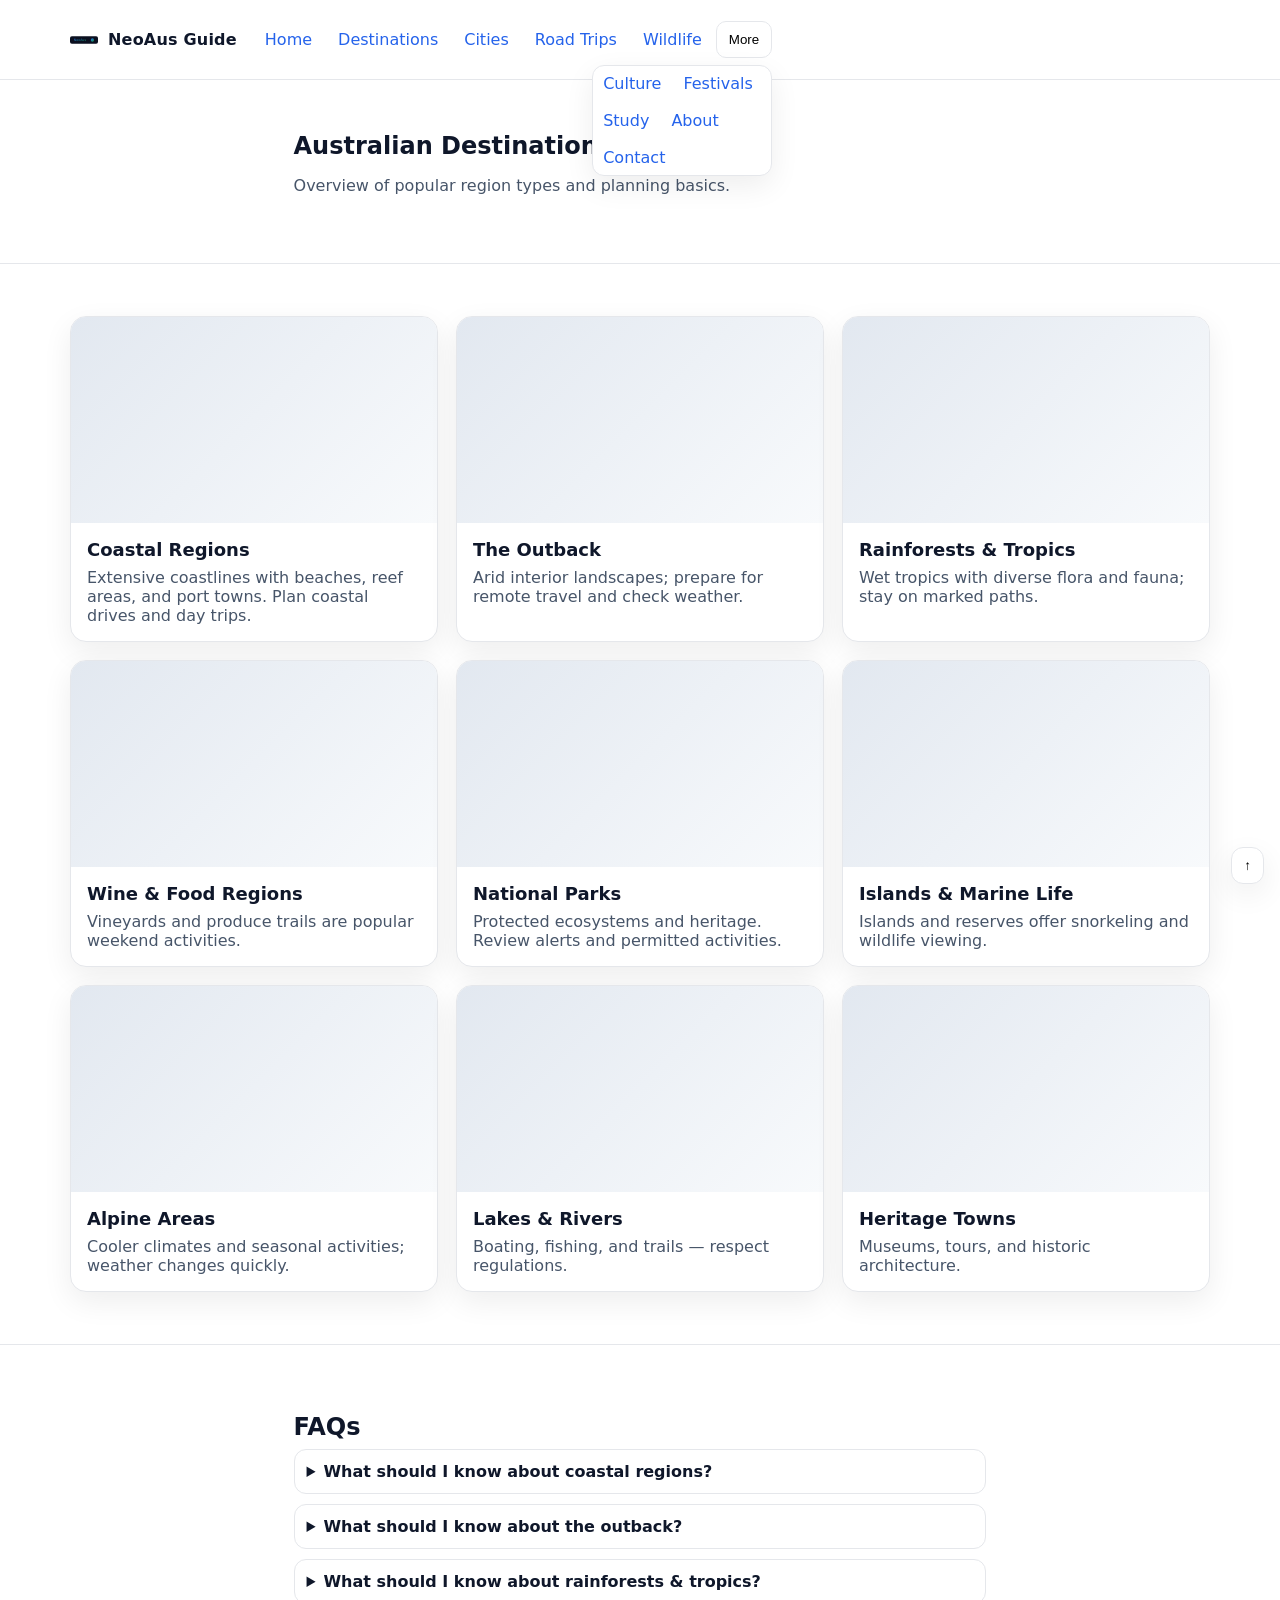
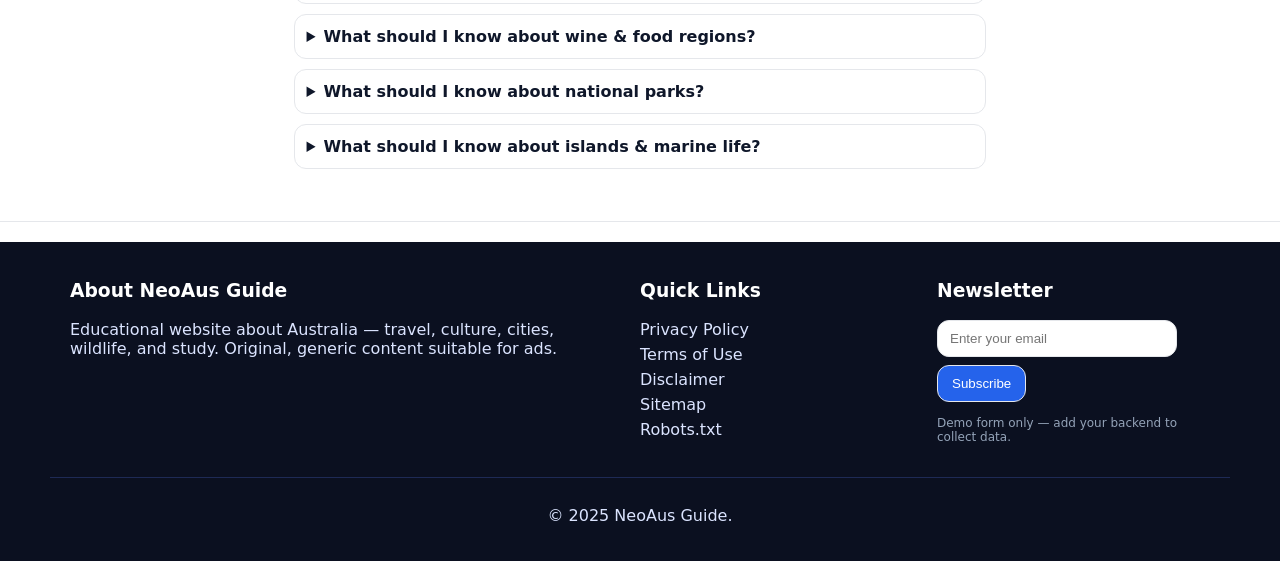
<file: pages/destinations.html>
<!doctype html>
<html lang="en">
<head>
<meta charset="utf-8" />
<meta name="viewport" content="width=device-width, initial-scale=1" />
<title>Australian Destinations & Regions</title>
<meta name="description" content="Australia guides — generic, educational content." />
<link rel="icon" href="../assets/img/favicon.svg" type="image/svg+xml" />
<link rel="stylesheet" href="../assets/css/style.css" />
<script defer src="../assets/js/main.js"></script>
</head>
<body class="theme-light">
<a class="skip" href="#main">Skip to content</a>
<header class="site-header" role="banner">
  <div class="container nav-wrap">
    <div class="brand">
      <img src="../assets/img/logo.svg" alt="" class="logo" />
      <span class="brand-name">NeoAus Guide</span>
    </div>
    <button class="nav-toggle" aria-expanded="false" aria-controls="nav">Menu</button>
    <nav id="nav" class="nav" role="navigation" aria-label="Primary">
      <ul>
        <li><a href="../index.html">Home</a></li>
        <li><a href="../pages/destinations.html">Destinations</a></li>
        <li><a href="../pages/cities.html">Cities</a></li>
        <li><a href="../pages/road-trips.html">Road Trips</a></li>
        <li><a href="../pages/wildlife.html">Wildlife</a></li>
        <li class="more">
          <button class="more-btn" aria-haspopup="true" aria-expanded="false">More</button>
          <ul class="dropdown">
            <li><a href="../pages/culture.html">Culture</a></li>
            <li><a href="../pages/festivals.html">Festivals</a></li>
            <li><a href="../pages/study.html">Study</a></li>
            <li><a href="../pages/about.html">About</a></li>
            <li><a href="../pages/contact.html">Contact</a></li>
          </ul>
        </li>
      </ul>
    </nav>
  </div>
</header>
<main id="main" tabindex="-1">

<section class="section">
  <div class="container prose">
    <h1>Australian Destinations & Regions</h1>
    <p>Overview of popular region types and planning basics.</p>
  </div>
</section>
<section class="section">
  <div class="container grid cols-3">

    <article class="card">
      <div class="cover" data-ph></div>
      <div class="pad">
        <h3>Coastal Regions</h3>
        <p>Extensive coastlines with beaches, reef areas, and port towns. Plan coastal drives and day trips.</p>
      </div>
    </article>

    <article class="card">
      <div class="cover" data-ph></div>
      <div class="pad">
        <h3>The Outback</h3>
        <p>Arid interior landscapes; prepare for remote travel and check weather.</p>
      </div>
    </article>

    <article class="card">
      <div class="cover" data-ph></div>
      <div class="pad">
        <h3>Rainforests & Tropics</h3>
        <p>Wet tropics with diverse flora and fauna; stay on marked paths.</p>
      </div>
    </article>

    <article class="card">
      <div class="cover" data-ph></div>
      <div class="pad">
        <h3>Wine & Food Regions</h3>
        <p>Vineyards and produce trails are popular weekend activities.</p>
      </div>
    </article>

    <article class="card">
      <div class="cover" data-ph></div>
      <div class="pad">
        <h3>National Parks</h3>
        <p>Protected ecosystems and heritage. Review alerts and permitted activities.</p>
      </div>
    </article>

    <article class="card">
      <div class="cover" data-ph></div>
      <div class="pad">
        <h3>Islands & Marine Life</h3>
        <p>Islands and reserves offer snorkeling and wildlife viewing.</p>
      </div>
    </article>

    <article class="card">
      <div class="cover" data-ph></div>
      <div class="pad">
        <h3>Alpine Areas</h3>
        <p>Cooler climates and seasonal activities; weather changes quickly.</p>
      </div>
    </article>

    <article class="card">
      <div class="cover" data-ph></div>
      <div class="pad">
        <h3>Lakes & Rivers</h3>
        <p>Boating, fishing, and trails — respect regulations.</p>
      </div>
    </article>

    <article class="card">
      <div class="cover" data-ph></div>
      <div class="pad">
        <h3>Heritage Towns</h3>
        <p>Museums, tours, and historic architecture.</p>
      </div>
    </article>

  </div>
</section>
<section class="section">
  <div class="container prose">
    <h2>FAQs</h2>
    <div class="faq">

      <details>
        <summary>What should I know about coastal regions?</summary>
        <p>Extensive coastlines with beaches, reef areas, and port towns. Plan coastal drives and day trips.</p>
      </details>

      <details>
        <summary>What should I know about the outback?</summary>
        <p>Arid interior landscapes; prepare for remote travel and check weather.</p>
      </details>

      <details>
        <summary>What should I know about rainforests & tropics?</summary>
        <p>Wet tropics with diverse flora and fauna; stay on marked paths.</p>
      </details>

      <details>
        <summary>What should I know about wine & food regions?</summary>
        <p>Vineyards and produce trails are popular weekend activities.</p>
      </details>

      <details>
        <summary>What should I know about national parks?</summary>
        <p>Protected ecosystems and heritage. Review alerts and permitted activities.</p>
      </details>

      <details>
        <summary>What should I know about islands & marine life?</summary>
        <p>Islands and reserves offer snorkeling and wildlife viewing.</p>
      </details>

    </div>
  </div>
</section>

</main>
<footer class="site-footer" role="contentinfo">
  <div class="container footer-grid">
    <section>
      <h3>About NeoAus Guide</h3>
      <p>Educational website about Australia — travel, culture, cities, wildlife, and study. Original, generic content suitable for ads.</p>
    </section>
    <section>
      <h3>Quick Links</h3>
      <ul class="plain">
        <li><a href="../pages/privacy.html">Privacy Policy</a></li>
        <li><a href="../pages/terms.html">Terms of Use</a></li>
        <li><a href="../pages/disclaimer.html">Disclaimer</a></li>
        <li><a href="../sitemap.xml">Sitemap</a></li>
        <li><a href="../robots.txt">Robots.txt</a></li>
      </ul>
    </section>
    <section>
      <h3>Newsletter</h3>
      <form class="newsletter" onsubmit="return window.fakeSubmit(event)">
        <label for="news-email" class="sr-only">Email</label>
        <input id="news-email" name="email" type="email" placeholder="Enter your email" required />
        <button type="submit">Subscribe</button>
        <p class="form-note">Demo form only — add your backend to collect data.</p>
      </form>
    </section>
  </div>
  <div class="container copy">
    <p>© 2025 NeoAus Guide.</p>
  </div>
</footer>
<button class="to-top" aria-label="Back to top" onclick="window.scrollTo({top:0,behavior:'smooth'})">↑</button>
</body>
</html>
</file>
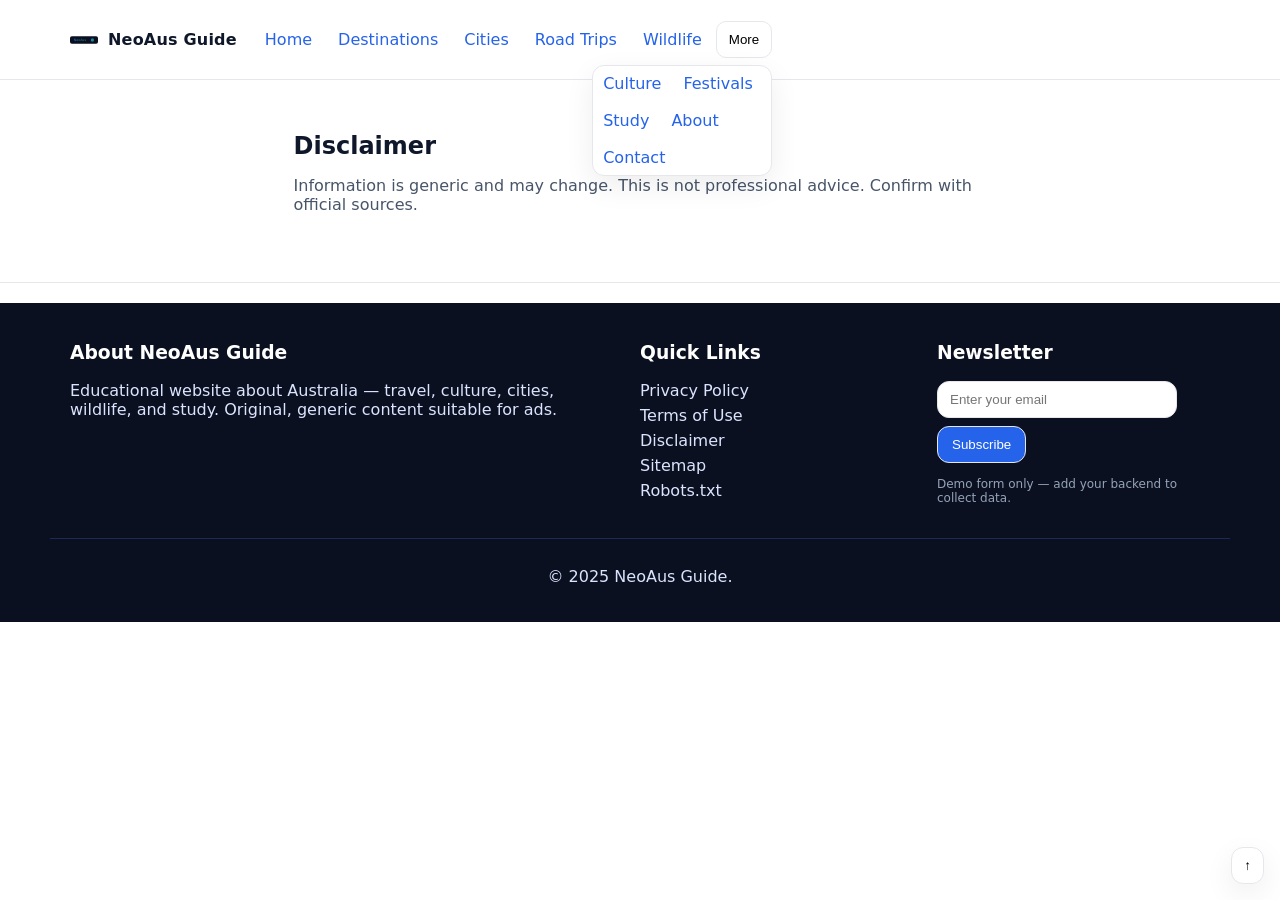
<file: pages/disclaimer.html>
<!doctype html>
<html lang="en">
<head>
<meta charset="utf-8" />
<meta name="viewport" content="width=device-width, initial-scale=1" />
<title>Disclaimer — NeoAus Guide</title>
<meta name="description" content="Disclaimer for informational content." />
<link rel="icon" href="../assets/img/favicon.svg" type="image/svg+xml" />
<link rel="stylesheet" href="../assets/css/style.css" />
<script defer src="../assets/js/main.js"></script>
</head>
<body class="theme-light">
<a class="skip" href="#main">Skip to content</a>
<header class="site-header" role="banner">
  <div class="container nav-wrap">
    <div class="brand">
      <img src="../assets/img/logo.svg" alt="" class="logo" />
      <span class="brand-name">NeoAus Guide</span>
    </div>
    <button class="nav-toggle" aria-expanded="false" aria-controls="nav">Menu</button>
    <nav id="nav" class="nav" role="navigation" aria-label="Primary">
      <ul>
        <li><a href="../index.html">Home</a></li>
        <li><a href="../pages/destinations.html">Destinations</a></li>
        <li><a href="../pages/cities.html">Cities</a></li>
        <li><a href="../pages/road-trips.html">Road Trips</a></li>
        <li><a href="../pages/wildlife.html">Wildlife</a></li>
        <li class="more">
          <button class="more-btn" aria-haspopup="true" aria-expanded="false">More</button>
          <ul class="dropdown">
            <li><a href="../pages/culture.html">Culture</a></li>
            <li><a href="../pages/festivals.html">Festivals</a></li>
            <li><a href="../pages/study.html">Study</a></li>
            <li><a href="../pages/about.html">About</a></li>
            <li><a href="../pages/contact.html">Contact</a></li>
          </ul>
        </li>
      </ul>
    </nav>
  </div>
</header>
<main id="main" tabindex="-1">

<section class="section"><div class="container prose">
<h1>Disclaimer</h1>
<p>Information is generic and may change. This is not professional advice. Confirm with official sources.</p>
</div></section>

</main>
<footer class="site-footer" role="contentinfo">
  <div class="container footer-grid">
    <section>
      <h3>About NeoAus Guide</h3>
      <p>Educational website about Australia — travel, culture, cities, wildlife, and study. Original, generic content suitable for ads.</p>
    </section>
    <section>
      <h3>Quick Links</h3>
      <ul class="plain">
        <li><a href="../pages/privacy.html">Privacy Policy</a></li>
        <li><a href="../pages/terms.html">Terms of Use</a></li>
        <li><a href="../pages/disclaimer.html">Disclaimer</a></li>
        <li><a href="../sitemap.xml">Sitemap</a></li>
        <li><a href="../robots.txt">Robots.txt</a></li>
      </ul>
    </section>
    <section>
      <h3>Newsletter</h3>
      <form class="newsletter" onsubmit="return window.fakeSubmit(event)">
        <label for="news-email" class="sr-only">Email</label>
        <input id="news-email" name="email" type="email" placeholder="Enter your email" required />
        <button type="submit">Subscribe</button>
        <p class="form-note">Demo form only — add your backend to collect data.</p>
      </form>
    </section>
  </div>
  <div class="container copy">
    <p>© 2025 NeoAus Guide.</p>
  </div>
</footer>
<button class="to-top" aria-label="Back to top" onclick="window.scrollTo({top:0,behavior:'smooth'})">↑</button>
</body>
</html>
</file>
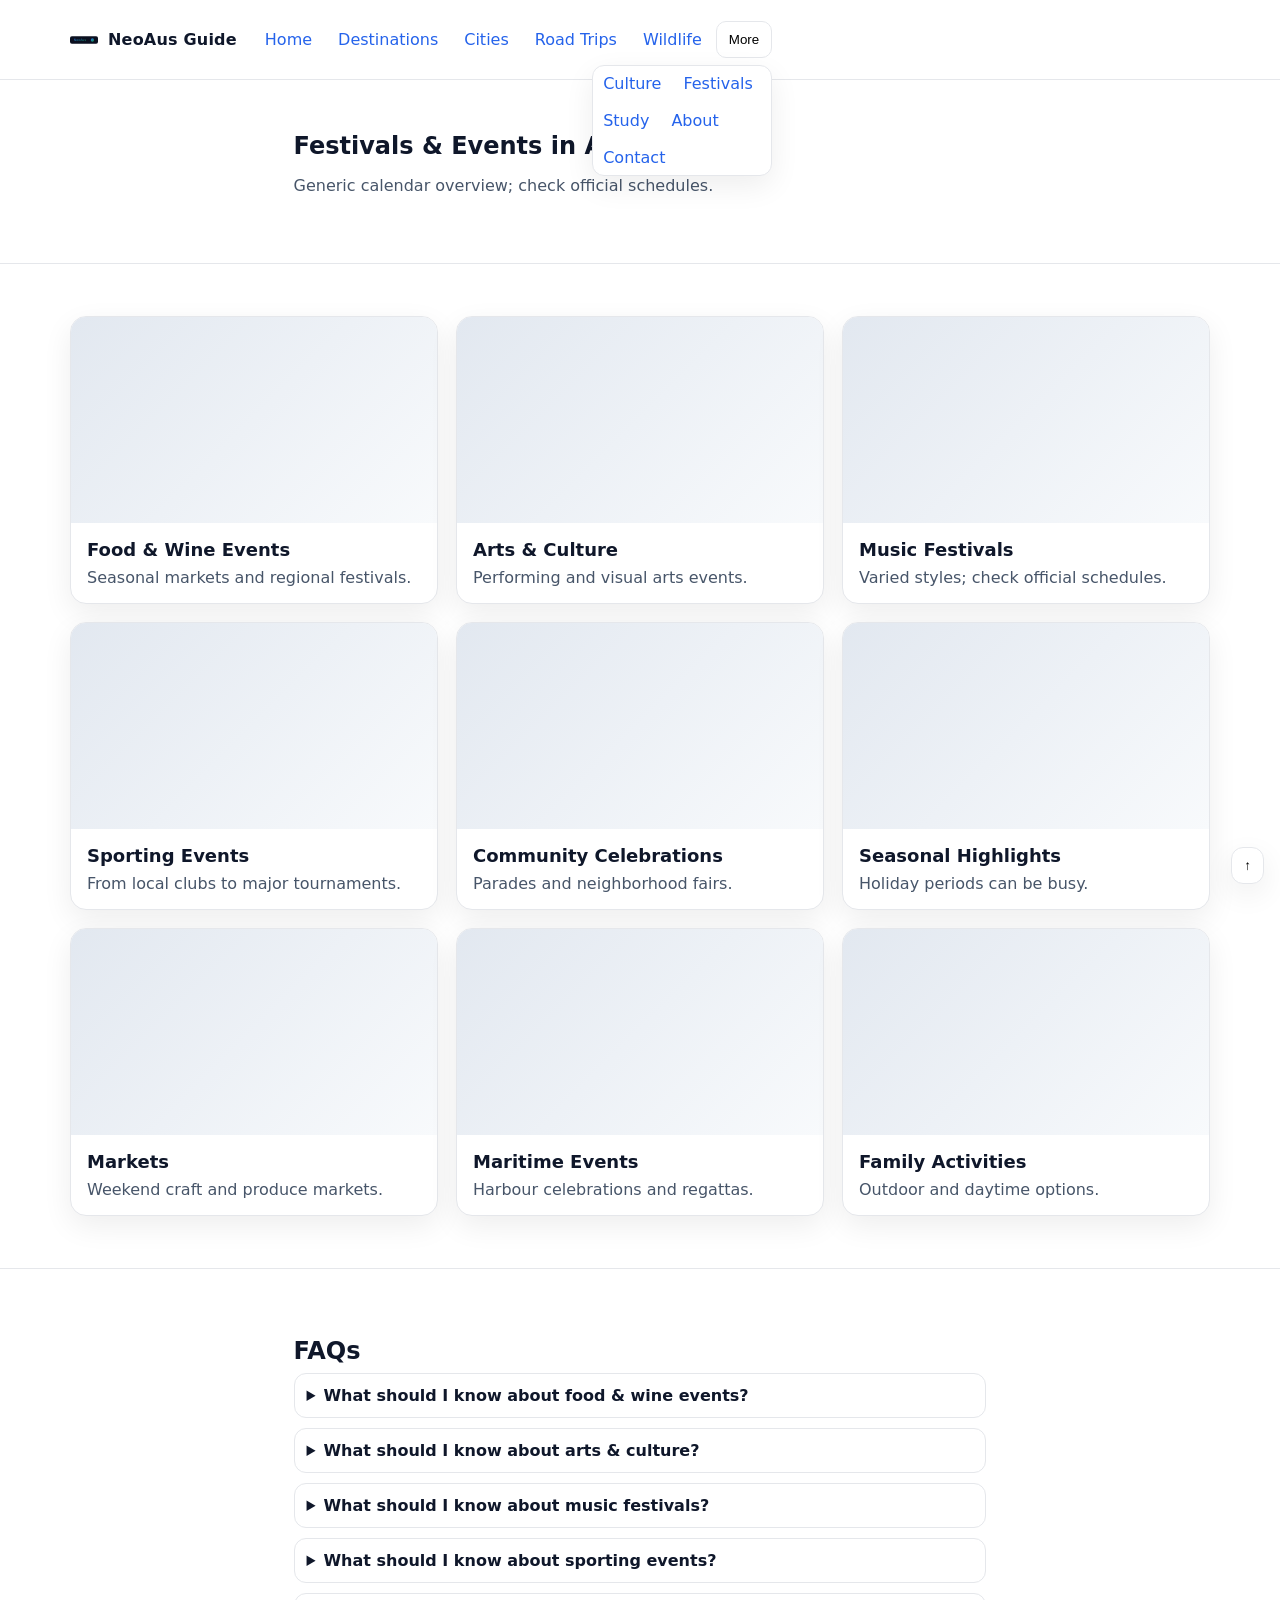
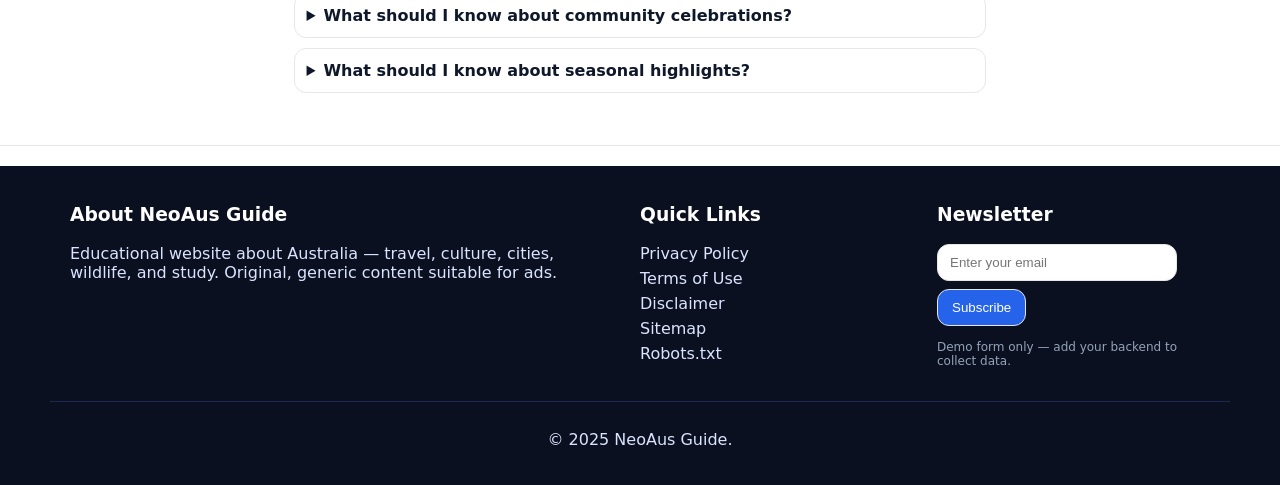
<file: pages/festivals.html>
<!doctype html>
<html lang="en">
<head>
<meta charset="utf-8" />
<meta name="viewport" content="width=device-width, initial-scale=1" />
<title>Festivals & Events in Australia</title>
<meta name="description" content="Australia guides — generic, educational content." />
<link rel="icon" href="../assets/img/favicon.svg" type="image/svg+xml" />
<link rel="stylesheet" href="../assets/css/style.css" />
<script defer src="../assets/js/main.js"></script>
</head>
<body class="theme-light">
<a class="skip" href="#main">Skip to content</a>
<header class="site-header" role="banner">
  <div class="container nav-wrap">
    <div class="brand">
      <img src="../assets/img/logo.svg" alt="" class="logo" />
      <span class="brand-name">NeoAus Guide</span>
    </div>
    <button class="nav-toggle" aria-expanded="false" aria-controls="nav">Menu</button>
    <nav id="nav" class="nav" role="navigation" aria-label="Primary">
      <ul>
        <li><a href="../index.html">Home</a></li>
        <li><a href="../pages/destinations.html">Destinations</a></li>
        <li><a href="../pages/cities.html">Cities</a></li>
        <li><a href="../pages/road-trips.html">Road Trips</a></li>
        <li><a href="../pages/wildlife.html">Wildlife</a></li>
        <li class="more">
          <button class="more-btn" aria-haspopup="true" aria-expanded="false">More</button>
          <ul class="dropdown">
            <li><a href="../pages/culture.html">Culture</a></li>
            <li><a href="../pages/festivals.html">Festivals</a></li>
            <li><a href="../pages/study.html">Study</a></li>
            <li><a href="../pages/about.html">About</a></li>
            <li><a href="../pages/contact.html">Contact</a></li>
          </ul>
        </li>
      </ul>
    </nav>
  </div>
</header>
<main id="main" tabindex="-1">

<section class="section">
  <div class="container prose">
    <h1>Festivals & Events in Australia</h1>
    <p>Generic calendar overview; check official schedules.</p>
  </div>
</section>
<section class="section">
  <div class="container grid cols-3">

    <article class="card">
      <div class="cover" data-ph></div>
      <div class="pad">
        <h3>Food & Wine Events</h3>
        <p>Seasonal markets and regional festivals.</p>
      </div>
    </article>

    <article class="card">
      <div class="cover" data-ph></div>
      <div class="pad">
        <h3>Arts & Culture</h3>
        <p>Performing and visual arts events.</p>
      </div>
    </article>

    <article class="card">
      <div class="cover" data-ph></div>
      <div class="pad">
        <h3>Music Festivals</h3>
        <p>Varied styles; check official schedules.</p>
      </div>
    </article>

    <article class="card">
      <div class="cover" data-ph></div>
      <div class="pad">
        <h3>Sporting Events</h3>
        <p>From local clubs to major tournaments.</p>
      </div>
    </article>

    <article class="card">
      <div class="cover" data-ph></div>
      <div class="pad">
        <h3>Community Celebrations</h3>
        <p>Parades and neighborhood fairs.</p>
      </div>
    </article>

    <article class="card">
      <div class="cover" data-ph></div>
      <div class="pad">
        <h3>Seasonal Highlights</h3>
        <p>Holiday periods can be busy.</p>
      </div>
    </article>

    <article class="card">
      <div class="cover" data-ph></div>
      <div class="pad">
        <h3>Markets</h3>
        <p>Weekend craft and produce markets.</p>
      </div>
    </article>

    <article class="card">
      <div class="cover" data-ph></div>
      <div class="pad">
        <h3>Maritime Events</h3>
        <p>Harbour celebrations and regattas.</p>
      </div>
    </article>

    <article class="card">
      <div class="cover" data-ph></div>
      <div class="pad">
        <h3>Family Activities</h3>
        <p>Outdoor and daytime options.</p>
      </div>
    </article>

  </div>
</section>
<section class="section">
  <div class="container prose">
    <h2>FAQs</h2>
    <div class="faq">

      <details>
        <summary>What should I know about food & wine events?</summary>
        <p>Seasonal markets and regional festivals.</p>
      </details>

      <details>
        <summary>What should I know about arts & culture?</summary>
        <p>Performing and visual arts events.</p>
      </details>

      <details>
        <summary>What should I know about music festivals?</summary>
        <p>Varied styles; check official schedules.</p>
      </details>

      <details>
        <summary>What should I know about sporting events?</summary>
        <p>From local clubs to major tournaments.</p>
      </details>

      <details>
        <summary>What should I know about community celebrations?</summary>
        <p>Parades and neighborhood fairs.</p>
      </details>

      <details>
        <summary>What should I know about seasonal highlights?</summary>
        <p>Holiday periods can be busy.</p>
      </details>

    </div>
  </div>
</section>

</main>
<footer class="site-footer" role="contentinfo">
  <div class="container footer-grid">
    <section>
      <h3>About NeoAus Guide</h3>
      <p>Educational website about Australia — travel, culture, cities, wildlife, and study. Original, generic content suitable for ads.</p>
    </section>
    <section>
      <h3>Quick Links</h3>
      <ul class="plain">
        <li><a href="../pages/privacy.html">Privacy Policy</a></li>
        <li><a href="../pages/terms.html">Terms of Use</a></li>
        <li><a href="../pages/disclaimer.html">Disclaimer</a></li>
        <li><a href="../sitemap.xml">Sitemap</a></li>
        <li><a href="../robots.txt">Robots.txt</a></li>
      </ul>
    </section>
    <section>
      <h3>Newsletter</h3>
      <form class="newsletter" onsubmit="return window.fakeSubmit(event)">
        <label for="news-email" class="sr-only">Email</label>
        <input id="news-email" name="email" type="email" placeholder="Enter your email" required />
        <button type="submit">Subscribe</button>
        <p class="form-note">Demo form only — add your backend to collect data.</p>
      </form>
    </section>
  </div>
  <div class="container copy">
    <p>© 2025 NeoAus Guide.</p>
  </div>
</footer>
<button class="to-top" aria-label="Back to top" onclick="window.scrollTo({top:0,behavior:'smooth'})">↑</button>
</body>
</html>
</file>
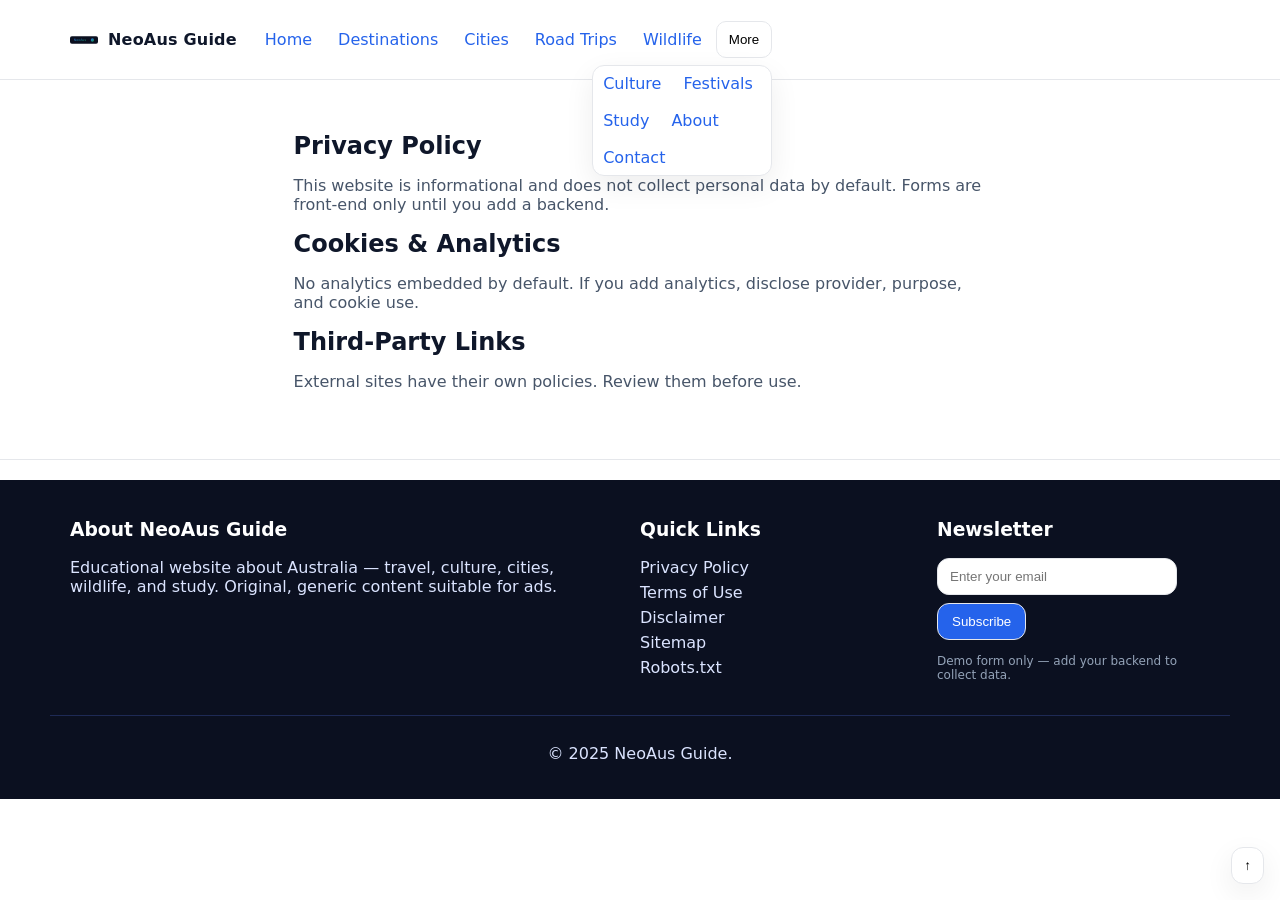
<file: pages/privacy.html>
<!doctype html>
<html lang="en">
<head>
<meta charset="utf-8" />
<meta name="viewport" content="width=device-width, initial-scale=1" />
<title>Privacy Policy — NeoAus Guide</title>
<meta name="description" content="Privacy policy for an informational website." />
<link rel="icon" href="../assets/img/favicon.svg" type="image/svg+xml" />
<link rel="stylesheet" href="../assets/css/style.css" />
<script defer src="../assets/js/main.js"></script>
</head>
<body class="theme-light">
<a class="skip" href="#main">Skip to content</a>
<header class="site-header" role="banner">
  <div class="container nav-wrap">
    <div class="brand">
      <img src="../assets/img/logo.svg" alt="" class="logo" />
      <span class="brand-name">NeoAus Guide</span>
    </div>
    <button class="nav-toggle" aria-expanded="false" aria-controls="nav">Menu</button>
    <nav id="nav" class="nav" role="navigation" aria-label="Primary">
      <ul>
        <li><a href="../index.html">Home</a></li>
        <li><a href="../pages/destinations.html">Destinations</a></li>
        <li><a href="../pages/cities.html">Cities</a></li>
        <li><a href="../pages/road-trips.html">Road Trips</a></li>
        <li><a href="../pages/wildlife.html">Wildlife</a></li>
        <li class="more">
          <button class="more-btn" aria-haspopup="true" aria-expanded="false">More</button>
          <ul class="dropdown">
            <li><a href="../pages/culture.html">Culture</a></li>
            <li><a href="../pages/festivals.html">Festivals</a></li>
            <li><a href="../pages/study.html">Study</a></li>
            <li><a href="../pages/about.html">About</a></li>
            <li><a href="../pages/contact.html">Contact</a></li>
          </ul>
        </li>
      </ul>
    </nav>
  </div>
</header>
<main id="main" tabindex="-1">

<section class="section"><div class="container prose">
<h1>Privacy Policy</h1>
<p>This website is informational and does not collect personal data by default. Forms are front‑end only until you add a backend.</p>
<h2>Cookies & Analytics</h2>
<p>No analytics embedded by default. If you add analytics, disclose provider, purpose, and cookie use.</p>
<h2>Third‑Party Links</h2>
<p>External sites have their own policies. Review them before use.</p>
</div></section>

</main>
<footer class="site-footer" role="contentinfo">
  <div class="container footer-grid">
    <section>
      <h3>About NeoAus Guide</h3>
      <p>Educational website about Australia — travel, culture, cities, wildlife, and study. Original, generic content suitable for ads.</p>
    </section>
    <section>
      <h3>Quick Links</h3>
      <ul class="plain">
        <li><a href="../pages/privacy.html">Privacy Policy</a></li>
        <li><a href="../pages/terms.html">Terms of Use</a></li>
        <li><a href="../pages/disclaimer.html">Disclaimer</a></li>
        <li><a href="../sitemap.xml">Sitemap</a></li>
        <li><a href="../robots.txt">Robots.txt</a></li>
      </ul>
    </section>
    <section>
      <h3>Newsletter</h3>
      <form class="newsletter" onsubmit="return window.fakeSubmit(event)">
        <label for="news-email" class="sr-only">Email</label>
        <input id="news-email" name="email" type="email" placeholder="Enter your email" required />
        <button type="submit">Subscribe</button>
        <p class="form-note">Demo form only — add your backend to collect data.</p>
      </form>
    </section>
  </div>
  <div class="container copy">
    <p>© 2025 NeoAus Guide.</p>
  </div>
</footer>
<button class="to-top" aria-label="Back to top" onclick="window.scrollTo({top:0,behavior:'smooth'})">↑</button>
</body>
</html>
</file>
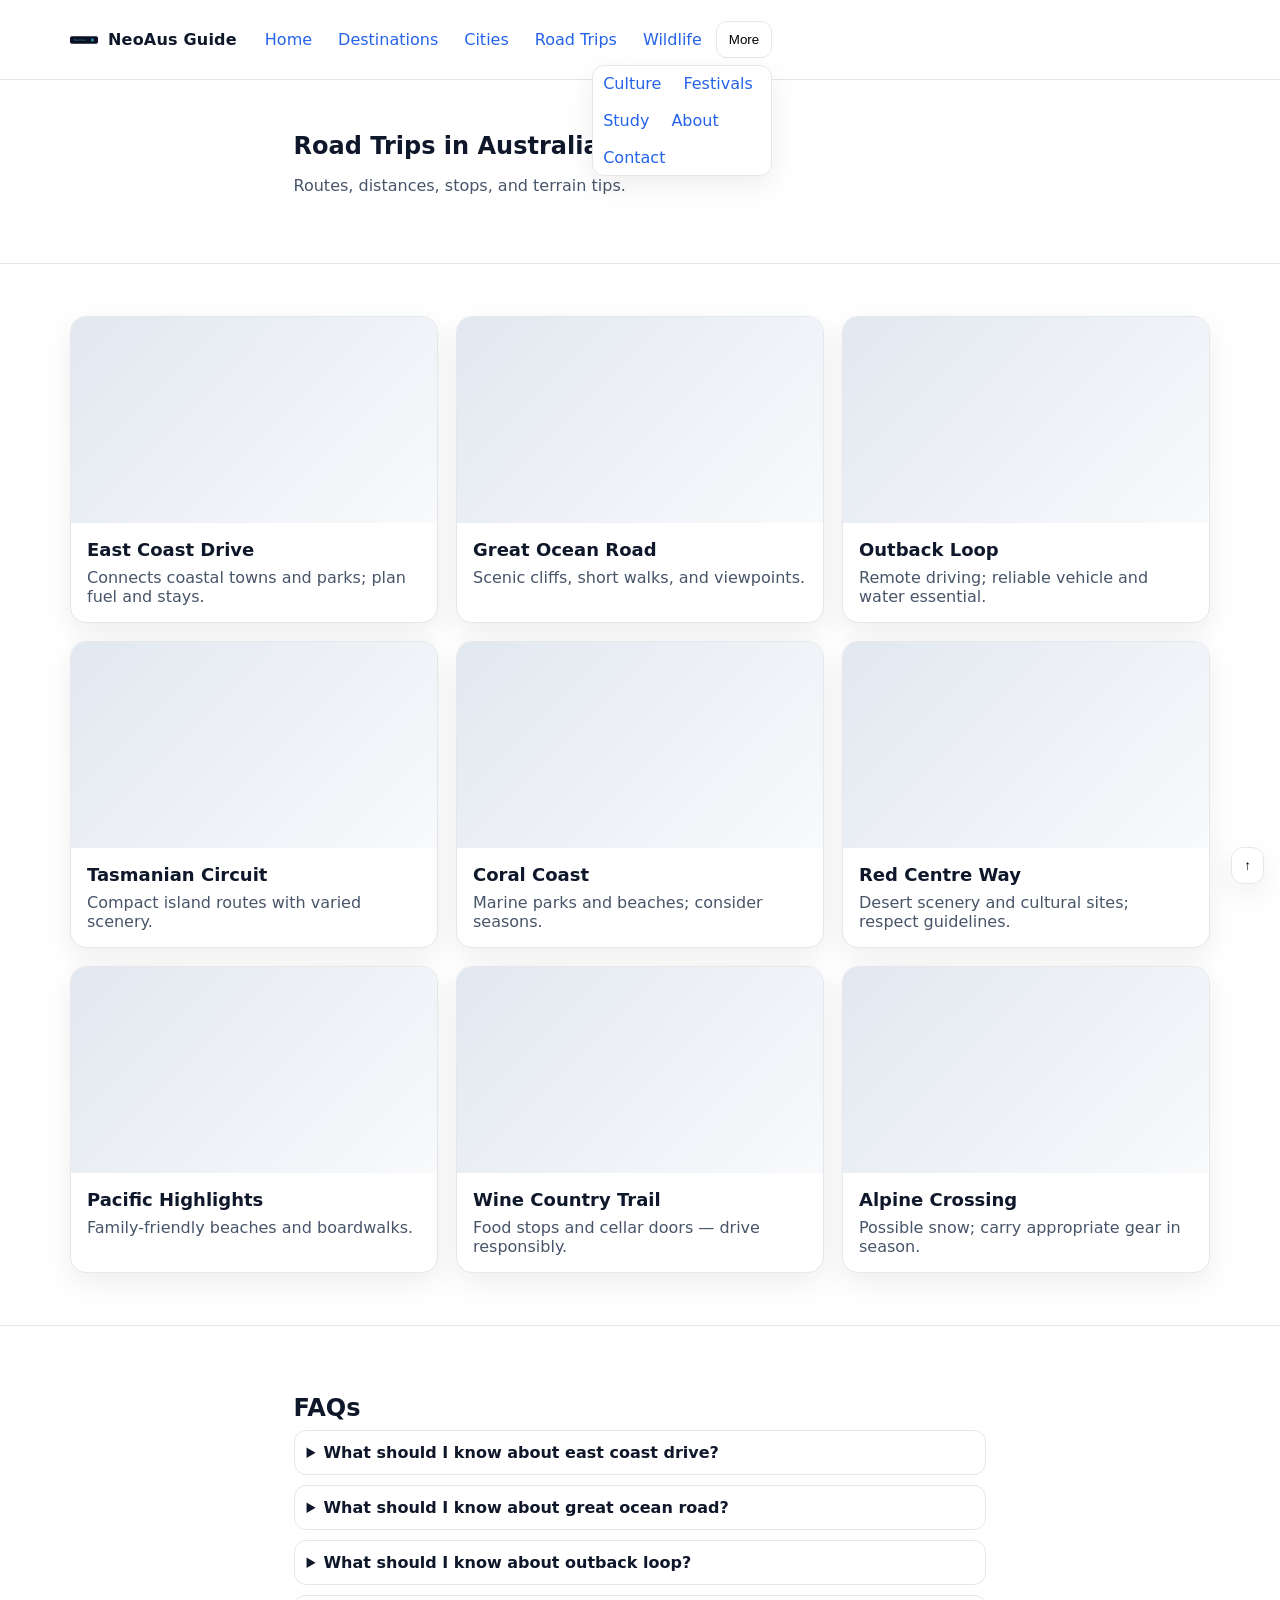
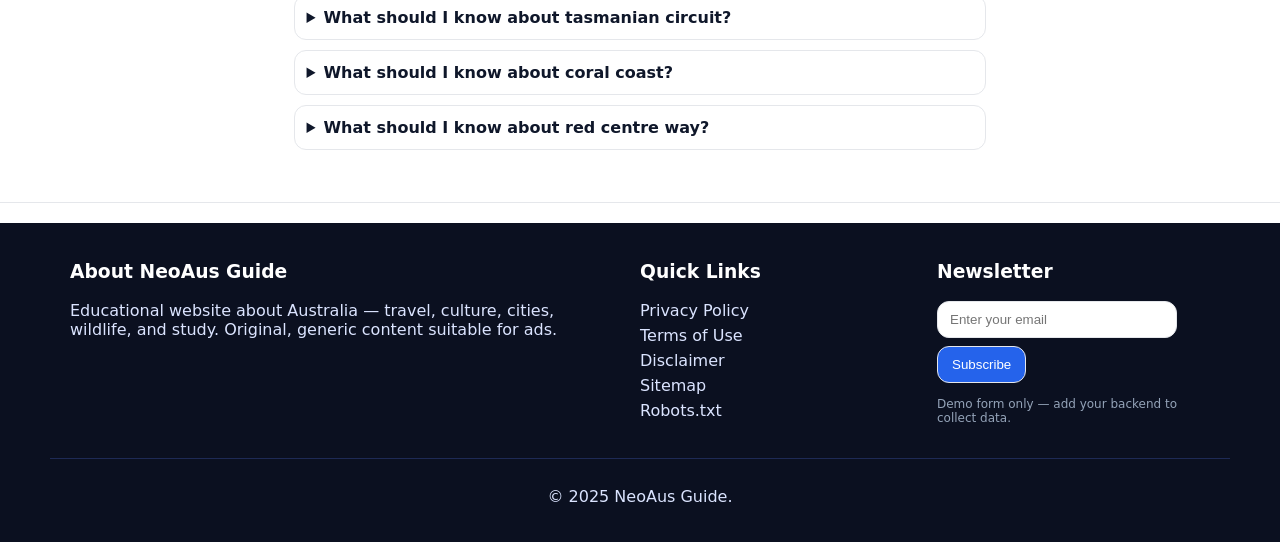
<file: pages/road-trips.html>
<!doctype html>
<html lang="en">
<head>
<meta charset="utf-8" />
<meta name="viewport" content="width=device-width, initial-scale=1" />
<title>Road Trips in Australia</title>
<meta name="description" content="Australia guides — generic, educational content." />
<link rel="icon" href="../assets/img/favicon.svg" type="image/svg+xml" />
<link rel="stylesheet" href="../assets/css/style.css" />
<script defer src="../assets/js/main.js"></script>
</head>
<body class="theme-light">
<a class="skip" href="#main">Skip to content</a>
<header class="site-header" role="banner">
  <div class="container nav-wrap">
    <div class="brand">
      <img src="../assets/img/logo.svg" alt="" class="logo" />
      <span class="brand-name">NeoAus Guide</span>
    </div>
    <button class="nav-toggle" aria-expanded="false" aria-controls="nav">Menu</button>
    <nav id="nav" class="nav" role="navigation" aria-label="Primary">
      <ul>
        <li><a href="../index.html">Home</a></li>
        <li><a href="../pages/destinations.html">Destinations</a></li>
        <li><a href="../pages/cities.html">Cities</a></li>
        <li><a href="../pages/road-trips.html">Road Trips</a></li>
        <li><a href="../pages/wildlife.html">Wildlife</a></li>
        <li class="more">
          <button class="more-btn" aria-haspopup="true" aria-expanded="false">More</button>
          <ul class="dropdown">
            <li><a href="../pages/culture.html">Culture</a></li>
            <li><a href="../pages/festivals.html">Festivals</a></li>
            <li><a href="../pages/study.html">Study</a></li>
            <li><a href="../pages/about.html">About</a></li>
            <li><a href="../pages/contact.html">Contact</a></li>
          </ul>
        </li>
      </ul>
    </nav>
  </div>
</header>
<main id="main" tabindex="-1">

<section class="section">
  <div class="container prose">
    <h1>Road Trips in Australia</h1>
    <p>Routes, distances, stops, and terrain tips.</p>
  </div>
</section>
<section class="section">
  <div class="container grid cols-3">

    <article class="card">
      <div class="cover" data-ph></div>
      <div class="pad">
        <h3>East Coast Drive</h3>
        <p>Connects coastal towns and parks; plan fuel and stays.</p>
      </div>
    </article>

    <article class="card">
      <div class="cover" data-ph></div>
      <div class="pad">
        <h3>Great Ocean Road</h3>
        <p>Scenic cliffs, short walks, and viewpoints.</p>
      </div>
    </article>

    <article class="card">
      <div class="cover" data-ph></div>
      <div class="pad">
        <h3>Outback Loop</h3>
        <p>Remote driving; reliable vehicle and water essential.</p>
      </div>
    </article>

    <article class="card">
      <div class="cover" data-ph></div>
      <div class="pad">
        <h3>Tasmanian Circuit</h3>
        <p>Compact island routes with varied scenery.</p>
      </div>
    </article>

    <article class="card">
      <div class="cover" data-ph></div>
      <div class="pad">
        <h3>Coral Coast</h3>
        <p>Marine parks and beaches; consider seasons.</p>
      </div>
    </article>

    <article class="card">
      <div class="cover" data-ph></div>
      <div class="pad">
        <h3>Red Centre Way</h3>
        <p>Desert scenery and cultural sites; respect guidelines.</p>
      </div>
    </article>

    <article class="card">
      <div class="cover" data-ph></div>
      <div class="pad">
        <h3>Pacific Highlights</h3>
        <p>Family-friendly beaches and boardwalks.</p>
      </div>
    </article>

    <article class="card">
      <div class="cover" data-ph></div>
      <div class="pad">
        <h3>Wine Country Trail</h3>
        <p>Food stops and cellar doors — drive responsibly.</p>
      </div>
    </article>

    <article class="card">
      <div class="cover" data-ph></div>
      <div class="pad">
        <h3>Alpine Crossing</h3>
        <p>Possible snow; carry appropriate gear in season.</p>
      </div>
    </article>

  </div>
</section>
<section class="section">
  <div class="container prose">
    <h2>FAQs</h2>
    <div class="faq">

      <details>
        <summary>What should I know about east coast drive?</summary>
        <p>Connects coastal towns and parks; plan fuel and stays.</p>
      </details>

      <details>
        <summary>What should I know about great ocean road?</summary>
        <p>Scenic cliffs, short walks, and viewpoints.</p>
      </details>

      <details>
        <summary>What should I know about outback loop?</summary>
        <p>Remote driving; reliable vehicle and water essential.</p>
      </details>

      <details>
        <summary>What should I know about tasmanian circuit?</summary>
        <p>Compact island routes with varied scenery.</p>
      </details>

      <details>
        <summary>What should I know about coral coast?</summary>
        <p>Marine parks and beaches; consider seasons.</p>
      </details>

      <details>
        <summary>What should I know about red centre way?</summary>
        <p>Desert scenery and cultural sites; respect guidelines.</p>
      </details>

    </div>
  </div>
</section>

</main>
<footer class="site-footer" role="contentinfo">
  <div class="container footer-grid">
    <section>
      <h3>About NeoAus Guide</h3>
      <p>Educational website about Australia — travel, culture, cities, wildlife, and study. Original, generic content suitable for ads.</p>
    </section>
    <section>
      <h3>Quick Links</h3>
      <ul class="plain">
        <li><a href="../pages/privacy.html">Privacy Policy</a></li>
        <li><a href="../pages/terms.html">Terms of Use</a></li>
        <li><a href="../pages/disclaimer.html">Disclaimer</a></li>
        <li><a href="../sitemap.xml">Sitemap</a></li>
        <li><a href="../robots.txt">Robots.txt</a></li>
      </ul>
    </section>
    <section>
      <h3>Newsletter</h3>
      <form class="newsletter" onsubmit="return window.fakeSubmit(event)">
        <label for="news-email" class="sr-only">Email</label>
        <input id="news-email" name="email" type="email" placeholder="Enter your email" required />
        <button type="submit">Subscribe</button>
        <p class="form-note">Demo form only — add your backend to collect data.</p>
      </form>
    </section>
  </div>
  <div class="container copy">
    <p>© 2025 NeoAus Guide.</p>
  </div>
</footer>
<button class="to-top" aria-label="Back to top" onclick="window.scrollTo({top:0,behavior:'smooth'})">↑</button>
</body>
</html>
</file>
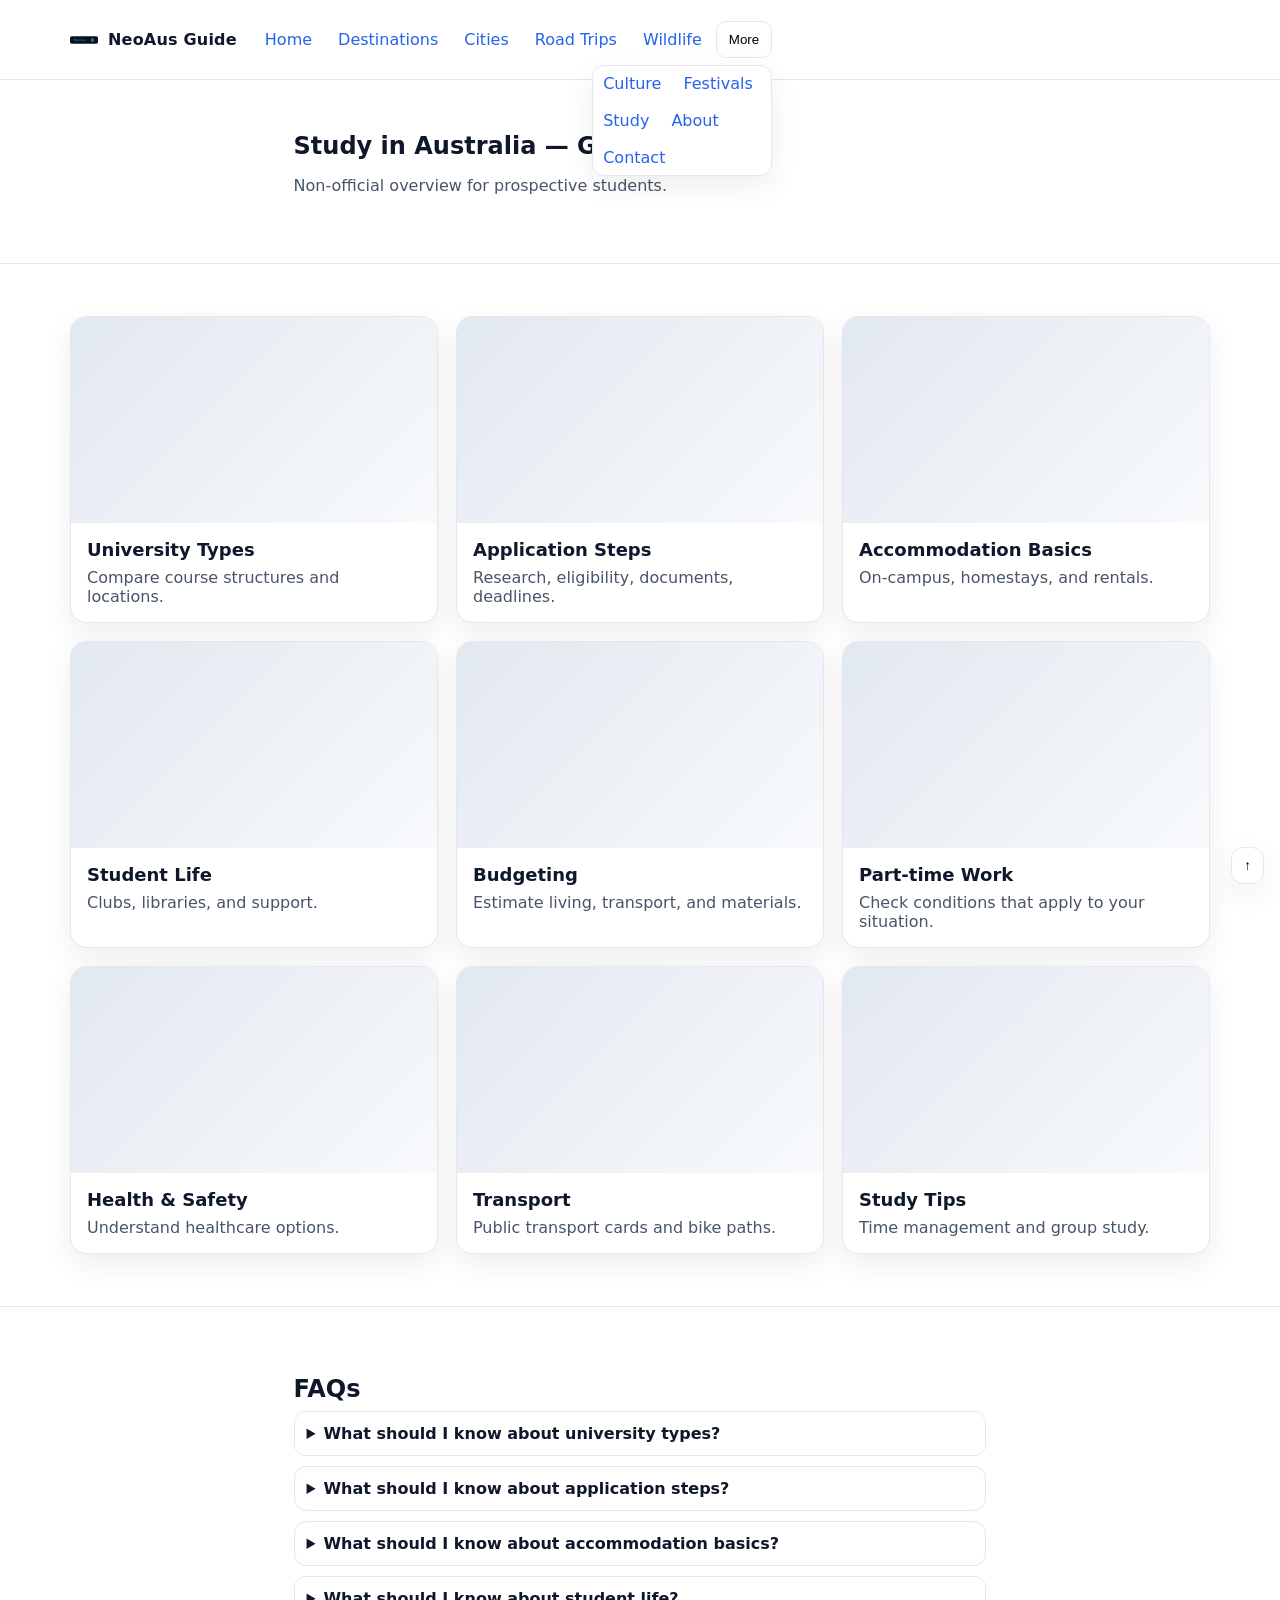
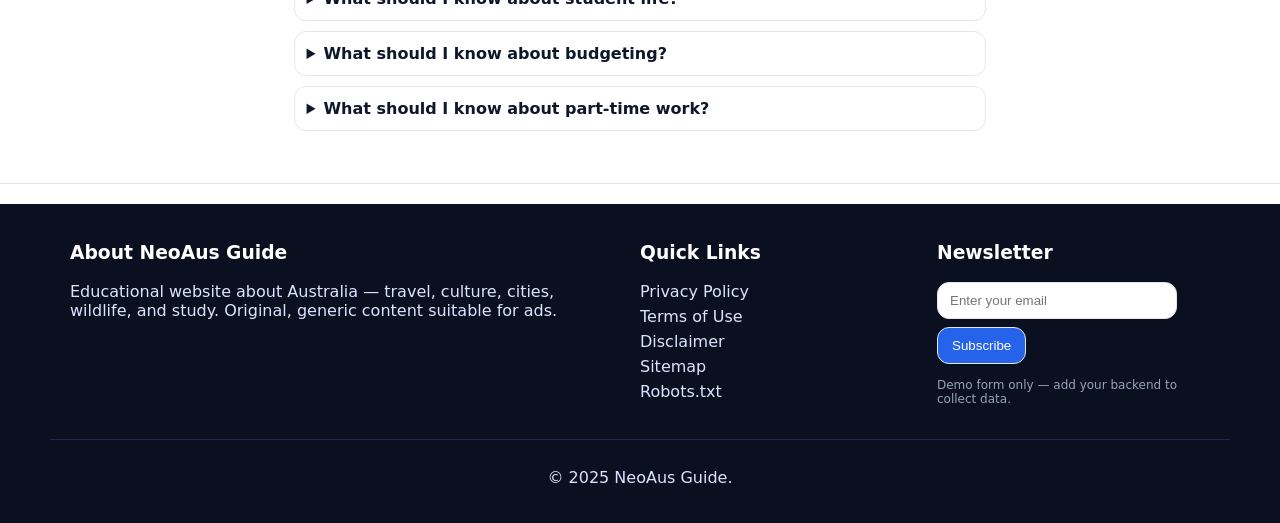
<file: pages/study.html>
<!doctype html>
<html lang="en">
<head>
<meta charset="utf-8" />
<meta name="viewport" content="width=device-width, initial-scale=1" />
<title>Study in Australia — Generic Guide</title>
<meta name="description" content="Australia guides — generic, educational content." />
<link rel="icon" href="../assets/img/favicon.svg" type="image/svg+xml" />
<link rel="stylesheet" href="../assets/css/style.css" />
<script defer src="../assets/js/main.js"></script>
</head>
<body class="theme-light">
<a class="skip" href="#main">Skip to content</a>
<header class="site-header" role="banner">
  <div class="container nav-wrap">
    <div class="brand">
      <img src="../assets/img/logo.svg" alt="" class="logo" />
      <span class="brand-name">NeoAus Guide</span>
    </div>
    <button class="nav-toggle" aria-expanded="false" aria-controls="nav">Menu</button>
    <nav id="nav" class="nav" role="navigation" aria-label="Primary">
      <ul>
        <li><a href="../index.html">Home</a></li>
        <li><a href="../pages/destinations.html">Destinations</a></li>
        <li><a href="../pages/cities.html">Cities</a></li>
        <li><a href="../pages/road-trips.html">Road Trips</a></li>
        <li><a href="../pages/wildlife.html">Wildlife</a></li>
        <li class="more">
          <button class="more-btn" aria-haspopup="true" aria-expanded="false">More</button>
          <ul class="dropdown">
            <li><a href="../pages/culture.html">Culture</a></li>
            <li><a href="../pages/festivals.html">Festivals</a></li>
            <li><a href="../pages/study.html">Study</a></li>
            <li><a href="../pages/about.html">About</a></li>
            <li><a href="../pages/contact.html">Contact</a></li>
          </ul>
        </li>
      </ul>
    </nav>
  </div>
</header>
<main id="main" tabindex="-1">

<section class="section">
  <div class="container prose">
    <h1>Study in Australia — Generic Guide</h1>
    <p>Non-official overview for prospective students.</p>
  </div>
</section>
<section class="section">
  <div class="container grid cols-3">

    <article class="card">
      <div class="cover" data-ph></div>
      <div class="pad">
        <h3>University Types</h3>
        <p>Compare course structures and locations.</p>
      </div>
    </article>

    <article class="card">
      <div class="cover" data-ph></div>
      <div class="pad">
        <h3>Application Steps</h3>
        <p>Research, eligibility, documents, deadlines.</p>
      </div>
    </article>

    <article class="card">
      <div class="cover" data-ph></div>
      <div class="pad">
        <h3>Accommodation Basics</h3>
        <p>On-campus, homestays, and rentals.</p>
      </div>
    </article>

    <article class="card">
      <div class="cover" data-ph></div>
      <div class="pad">
        <h3>Student Life</h3>
        <p>Clubs, libraries, and support.</p>
      </div>
    </article>

    <article class="card">
      <div class="cover" data-ph></div>
      <div class="pad">
        <h3>Budgeting</h3>
        <p>Estimate living, transport, and materials.</p>
      </div>
    </article>

    <article class="card">
      <div class="cover" data-ph></div>
      <div class="pad">
        <h3>Part-time Work</h3>
        <p>Check conditions that apply to your situation.</p>
      </div>
    </article>

    <article class="card">
      <div class="cover" data-ph></div>
      <div class="pad">
        <h3>Health & Safety</h3>
        <p>Understand healthcare options.</p>
      </div>
    </article>

    <article class="card">
      <div class="cover" data-ph></div>
      <div class="pad">
        <h3>Transport</h3>
        <p>Public transport cards and bike paths.</p>
      </div>
    </article>

    <article class="card">
      <div class="cover" data-ph></div>
      <div class="pad">
        <h3>Study Tips</h3>
        <p>Time management and group study.</p>
      </div>
    </article>

  </div>
</section>
<section class="section">
  <div class="container prose">
    <h2>FAQs</h2>
    <div class="faq">

      <details>
        <summary>What should I know about university types?</summary>
        <p>Compare course structures and locations.</p>
      </details>

      <details>
        <summary>What should I know about application steps?</summary>
        <p>Research, eligibility, documents, deadlines.</p>
      </details>

      <details>
        <summary>What should I know about accommodation basics?</summary>
        <p>On-campus, homestays, and rentals.</p>
      </details>

      <details>
        <summary>What should I know about student life?</summary>
        <p>Clubs, libraries, and support.</p>
      </details>

      <details>
        <summary>What should I know about budgeting?</summary>
        <p>Estimate living, transport, and materials.</p>
      </details>

      <details>
        <summary>What should I know about part-time work?</summary>
        <p>Check conditions that apply to your situation.</p>
      </details>

    </div>
  </div>
</section>

</main>
<footer class="site-footer" role="contentinfo">
  <div class="container footer-grid">
    <section>
      <h3>About NeoAus Guide</h3>
      <p>Educational website about Australia — travel, culture, cities, wildlife, and study. Original, generic content suitable for ads.</p>
    </section>
    <section>
      <h3>Quick Links</h3>
      <ul class="plain">
        <li><a href="../pages/privacy.html">Privacy Policy</a></li>
        <li><a href="../pages/terms.html">Terms of Use</a></li>
        <li><a href="../pages/disclaimer.html">Disclaimer</a></li>
        <li><a href="../sitemap.xml">Sitemap</a></li>
        <li><a href="../robots.txt">Robots.txt</a></li>
      </ul>
    </section>
    <section>
      <h3>Newsletter</h3>
      <form class="newsletter" onsubmit="return window.fakeSubmit(event)">
        <label for="news-email" class="sr-only">Email</label>
        <input id="news-email" name="email" type="email" placeholder="Enter your email" required />
        <button type="submit">Subscribe</button>
        <p class="form-note">Demo form only — add your backend to collect data.</p>
      </form>
    </section>
  </div>
  <div class="container copy">
    <p>© 2025 NeoAus Guide.</p>
  </div>
</footer>
<button class="to-top" aria-label="Back to top" onclick="window.scrollTo({top:0,behavior:'smooth'})">↑</button>
</body>
</html>
</file>
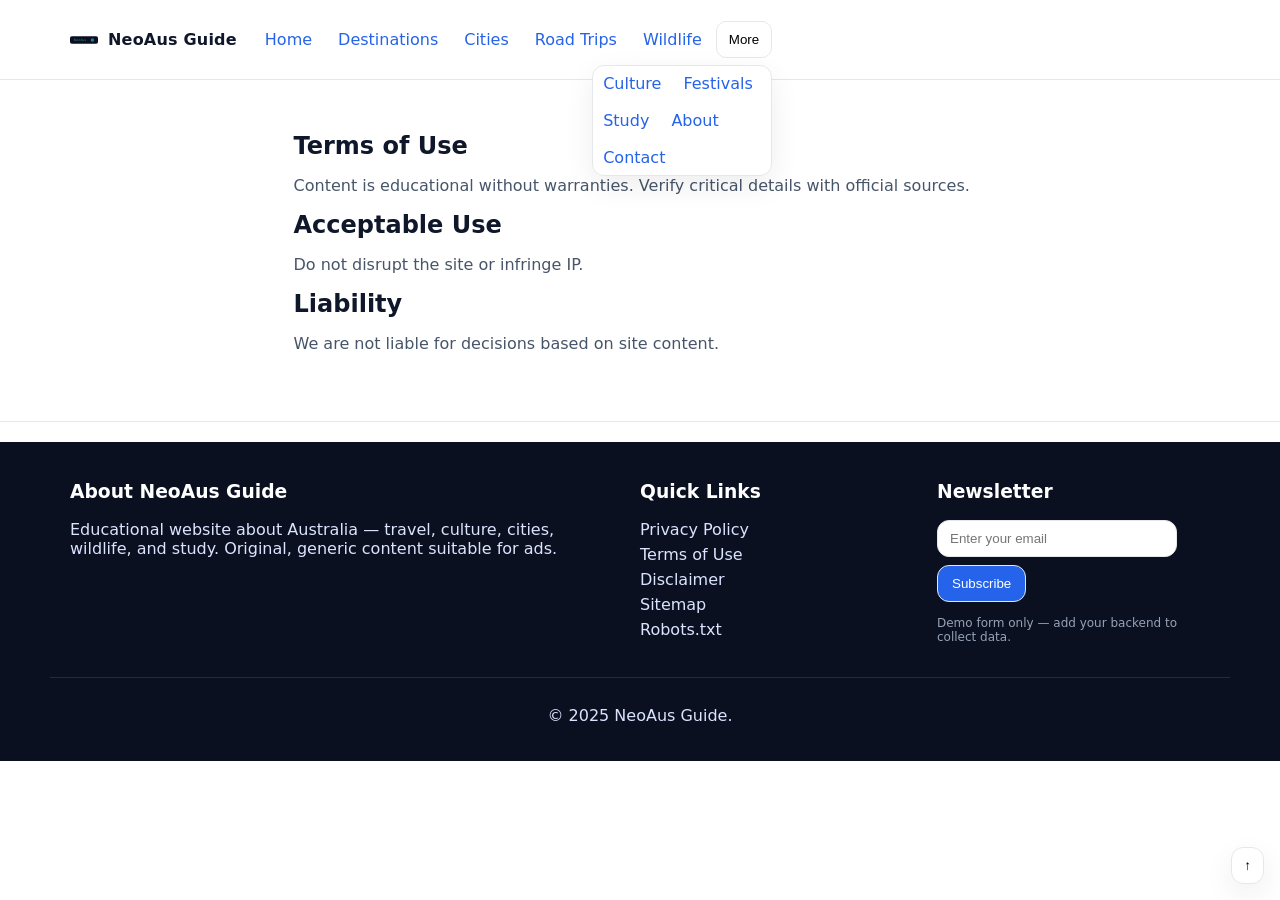
<file: pages/terms.html>
<!doctype html>
<html lang="en">
<head>
<meta charset="utf-8" />
<meta name="viewport" content="width=device-width, initial-scale=1" />
<title>Terms of Use — NeoAus Guide</title>
<meta name="description" content="Terms for using this informational website." />
<link rel="icon" href="../assets/img/favicon.svg" type="image/svg+xml" />
<link rel="stylesheet" href="../assets/css/style.css" />
<script defer src="../assets/js/main.js"></script>
</head>
<body class="theme-light">
<a class="skip" href="#main">Skip to content</a>
<header class="site-header" role="banner">
  <div class="container nav-wrap">
    <div class="brand">
      <img src="../assets/img/logo.svg" alt="" class="logo" />
      <span class="brand-name">NeoAus Guide</span>
    </div>
    <button class="nav-toggle" aria-expanded="false" aria-controls="nav">Menu</button>
    <nav id="nav" class="nav" role="navigation" aria-label="Primary">
      <ul>
        <li><a href="../index.html">Home</a></li>
        <li><a href="../pages/destinations.html">Destinations</a></li>
        <li><a href="../pages/cities.html">Cities</a></li>
        <li><a href="../pages/road-trips.html">Road Trips</a></li>
        <li><a href="../pages/wildlife.html">Wildlife</a></li>
        <li class="more">
          <button class="more-btn" aria-haspopup="true" aria-expanded="false">More</button>
          <ul class="dropdown">
            <li><a href="../pages/culture.html">Culture</a></li>
            <li><a href="../pages/festivals.html">Festivals</a></li>
            <li><a href="../pages/study.html">Study</a></li>
            <li><a href="../pages/about.html">About</a></li>
            <li><a href="../pages/contact.html">Contact</a></li>
          </ul>
        </li>
      </ul>
    </nav>
  </div>
</header>
<main id="main" tabindex="-1">

<section class="section"><div class="container prose">
<h1>Terms of Use</h1>
<p>Content is educational without warranties. Verify critical details with official sources.</p>
<h2>Acceptable Use</h2>
<p>Do not disrupt the site or infringe IP.</p>
<h2>Liability</h2>
<p>We are not liable for decisions based on site content.</p>
</div></section>

</main>
<footer class="site-footer" role="contentinfo">
  <div class="container footer-grid">
    <section>
      <h3>About NeoAus Guide</h3>
      <p>Educational website about Australia — travel, culture, cities, wildlife, and study. Original, generic content suitable for ads.</p>
    </section>
    <section>
      <h3>Quick Links</h3>
      <ul class="plain">
        <li><a href="../pages/privacy.html">Privacy Policy</a></li>
        <li><a href="../pages/terms.html">Terms of Use</a></li>
        <li><a href="../pages/disclaimer.html">Disclaimer</a></li>
        <li><a href="../sitemap.xml">Sitemap</a></li>
        <li><a href="../robots.txt">Robots.txt</a></li>
      </ul>
    </section>
    <section>
      <h3>Newsletter</h3>
      <form class="newsletter" onsubmit="return window.fakeSubmit(event)">
        <label for="news-email" class="sr-only">Email</label>
        <input id="news-email" name="email" type="email" placeholder="Enter your email" required />
        <button type="submit">Subscribe</button>
        <p class="form-note">Demo form only — add your backend to collect data.</p>
      </form>
    </section>
  </div>
  <div class="container copy">
    <p>© 2025 NeoAus Guide.</p>
  </div>
</footer>
<button class="to-top" aria-label="Back to top" onclick="window.scrollTo({top:0,behavior:'smooth'})">↑</button>
</body>
</html>
</file>
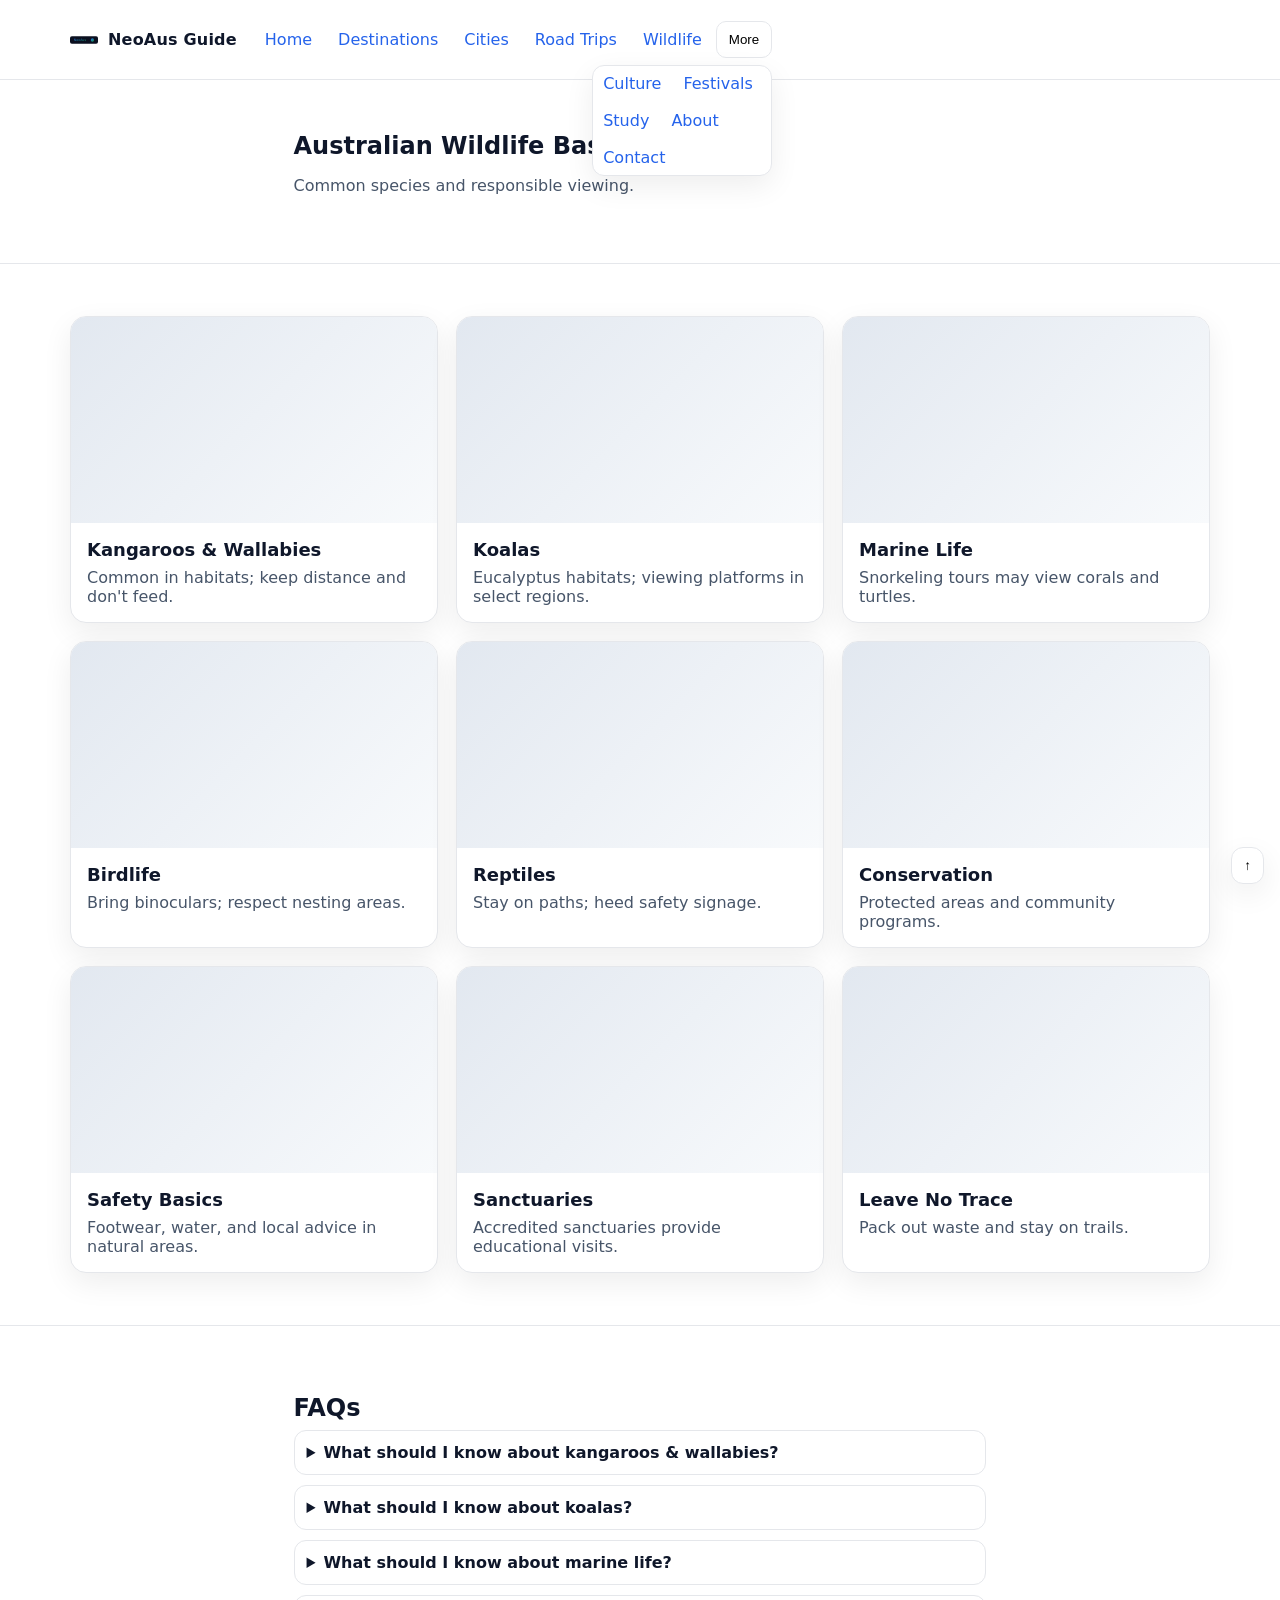
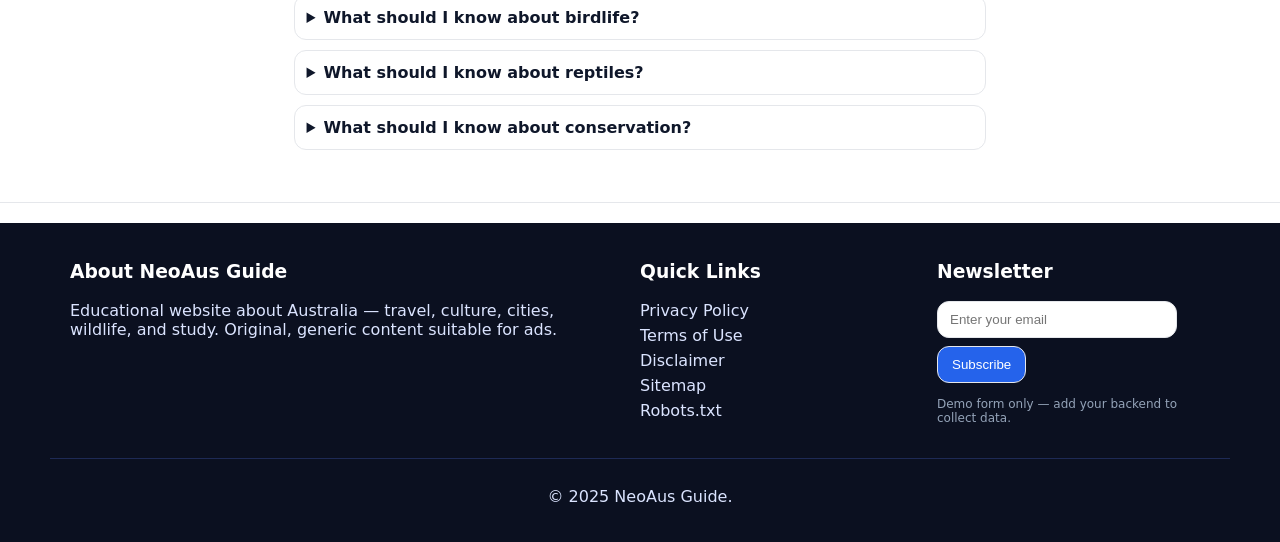
<file: pages/wildlife.html>
<!doctype html>
<html lang="en">
<head>
<meta charset="utf-8" />
<meta name="viewport" content="width=device-width, initial-scale=1" />
<title>Australian Wildlife Basics</title>
<meta name="description" content="Australia guides — generic, educational content." />
<link rel="icon" href="../assets/img/favicon.svg" type="image/svg+xml" />
<link rel="stylesheet" href="../assets/css/style.css" />
<script defer src="../assets/js/main.js"></script>
</head>
<body class="theme-light">
<a class="skip" href="#main">Skip to content</a>
<header class="site-header" role="banner">
  <div class="container nav-wrap">
    <div class="brand">
      <img src="../assets/img/logo.svg" alt="" class="logo" />
      <span class="brand-name">NeoAus Guide</span>
    </div>
    <button class="nav-toggle" aria-expanded="false" aria-controls="nav">Menu</button>
    <nav id="nav" class="nav" role="navigation" aria-label="Primary">
      <ul>
        <li><a href="../index.html">Home</a></li>
        <li><a href="../pages/destinations.html">Destinations</a></li>
        <li><a href="../pages/cities.html">Cities</a></li>
        <li><a href="../pages/road-trips.html">Road Trips</a></li>
        <li><a href="../pages/wildlife.html">Wildlife</a></li>
        <li class="more">
          <button class="more-btn" aria-haspopup="true" aria-expanded="false">More</button>
          <ul class="dropdown">
            <li><a href="../pages/culture.html">Culture</a></li>
            <li><a href="../pages/festivals.html">Festivals</a></li>
            <li><a href="../pages/study.html">Study</a></li>
            <li><a href="../pages/about.html">About</a></li>
            <li><a href="../pages/contact.html">Contact</a></li>
          </ul>
        </li>
      </ul>
    </nav>
  </div>
</header>
<main id="main" tabindex="-1">

<section class="section">
  <div class="container prose">
    <h1>Australian Wildlife Basics</h1>
    <p>Common species and responsible viewing.</p>
  </div>
</section>
<section class="section">
  <div class="container grid cols-3">

    <article class="card">
      <div class="cover" data-ph></div>
      <div class="pad">
        <h3>Kangaroos & Wallabies</h3>
        <p>Common in habitats; keep distance and don't feed.</p>
      </div>
    </article>

    <article class="card">
      <div class="cover" data-ph></div>
      <div class="pad">
        <h3>Koalas</h3>
        <p>Eucalyptus habitats; viewing platforms in select regions.</p>
      </div>
    </article>

    <article class="card">
      <div class="cover" data-ph></div>
      <div class="pad">
        <h3>Marine Life</h3>
        <p>Snorkeling tours may view corals and turtles.</p>
      </div>
    </article>

    <article class="card">
      <div class="cover" data-ph></div>
      <div class="pad">
        <h3>Birdlife</h3>
        <p>Bring binoculars; respect nesting areas.</p>
      </div>
    </article>

    <article class="card">
      <div class="cover" data-ph></div>
      <div class="pad">
        <h3>Reptiles</h3>
        <p>Stay on paths; heed safety signage.</p>
      </div>
    </article>

    <article class="card">
      <div class="cover" data-ph></div>
      <div class="pad">
        <h3>Conservation</h3>
        <p>Protected areas and community programs.</p>
      </div>
    </article>

    <article class="card">
      <div class="cover" data-ph></div>
      <div class="pad">
        <h3>Safety Basics</h3>
        <p>Footwear, water, and local advice in natural areas.</p>
      </div>
    </article>

    <article class="card">
      <div class="cover" data-ph></div>
      <div class="pad">
        <h3>Sanctuaries</h3>
        <p>Accredited sanctuaries provide educational visits.</p>
      </div>
    </article>

    <article class="card">
      <div class="cover" data-ph></div>
      <div class="pad">
        <h3>Leave No Trace</h3>
        <p>Pack out waste and stay on trails.</p>
      </div>
    </article>

  </div>
</section>
<section class="section">
  <div class="container prose">
    <h2>FAQs</h2>
    <div class="faq">

      <details>
        <summary>What should I know about kangaroos & wallabies?</summary>
        <p>Common in habitats; keep distance and don't feed.</p>
      </details>

      <details>
        <summary>What should I know about koalas?</summary>
        <p>Eucalyptus habitats; viewing platforms in select regions.</p>
      </details>

      <details>
        <summary>What should I know about marine life?</summary>
        <p>Snorkeling tours may view corals and turtles.</p>
      </details>

      <details>
        <summary>What should I know about birdlife?</summary>
        <p>Bring binoculars; respect nesting areas.</p>
      </details>

      <details>
        <summary>What should I know about reptiles?</summary>
        <p>Stay on paths; heed safety signage.</p>
      </details>

      <details>
        <summary>What should I know about conservation?</summary>
        <p>Protected areas and community programs.</p>
      </details>

    </div>
  </div>
</section>

</main>
<footer class="site-footer" role="contentinfo">
  <div class="container footer-grid">
    <section>
      <h3>About NeoAus Guide</h3>
      <p>Educational website about Australia — travel, culture, cities, wildlife, and study. Original, generic content suitable for ads.</p>
    </section>
    <section>
      <h3>Quick Links</h3>
      <ul class="plain">
        <li><a href="../pages/privacy.html">Privacy Policy</a></li>
        <li><a href="../pages/terms.html">Terms of Use</a></li>
        <li><a href="../pages/disclaimer.html">Disclaimer</a></li>
        <li><a href="../sitemap.xml">Sitemap</a></li>
        <li><a href="../robots.txt">Robots.txt</a></li>
      </ul>
    </section>
    <section>
      <h3>Newsletter</h3>
      <form class="newsletter" onsubmit="return window.fakeSubmit(event)">
        <label for="news-email" class="sr-only">Email</label>
        <input id="news-email" name="email" type="email" placeholder="Enter your email" required />
        <button type="submit">Subscribe</button>
        <p class="form-note">Demo form only — add your backend to collect data.</p>
      </form>
    </section>
  </div>
  <div class="container copy">
    <p>© 2025 NeoAus Guide.</p>
  </div>
</footer>
<button class="to-top" aria-label="Back to top" onclick="window.scrollTo({top:0,behavior:'smooth'})">↑</button>
</body>
</html>
</file>
<file: assets/css/style.css>
:root{
  --bg:#ffffff; --ink:#0f172a; --muted:#475569;
  --line:#e5e7eb; --panel:#ffffff; --panel-2:#f8fafc;
  --brand:#2563eb; --brand-2:#16a34a;
  --radius:16px; --max:1180px; --shadow:0 10px 30px rgba(0,0,0,.07);
}
*{box-sizing:border-box}
html:focus-within{scroll-behavior:smooth}
body{margin:0;font-family:system-ui,-apple-system,Segoe UI,Roboto,Arial,sans-serif;color:var(--ink);background:var(--bg)}
.container{max-width:var(--max);margin:auto;padding:20px}
a{color:var(--brand);text-decoration:none}
a:hover{text-decoration:underline}
.skip{position:absolute;left:-9999px;top:auto}
.skip:focus{left:8px;top:8px;background:#fff;padding:8px 12px;border-radius:8px;box-shadow:var(--shadow)}

/* Header */
.site-header{position:sticky;top:0;z-index:1000;background: rgba(255,255,255,.9);backdrop-filter:saturate(150%) blur(8px);border-bottom:1px solid var(--line)}
.nav-wrap{display:flex;align-items:center;gap:16px}
.brand{display:flex;align-items:center;gap:10px}
.logo{width:28px;height:28px}
.brand-name{font-weight:700;letter-spacing:.2px}
.nav-toggle{margin-left:auto;border:1px solid var(--line);background:#fff;padding:10px 12px;border-radius:12px;display:none}
.nav ul{display:flex;gap:2px;list-style:none;margin:0;margin-left:auto;padding:0;align-items:center;flex-wrap:wrap}
.nav a{display:block;padding:10px 12px;border-radius:10px}
.nav a:hover{background:var(--panel-2);text-decoration:none}

/* Dropdown (More) */
.more{position:relative}
.more-btn{border:1px solid var(--line);background:#fff;padding:10px 12px;border-radius:10px;cursor:pointer}
.dropdown{position:absolute;right:0;top:44px;background:#fff;border:1px solid var(--line);border-radius:12px;box-shadow:var(--shadow);list-style:none;margin:0;padding:6px 6px;display:none;min-width:180px}
.dropdown li a{padding:8px 10px;display:block;border-radius:8px}
.dropdown li a:hover{background:var(--panel-2)}

/* Mobile */
@media (max-width:900px){
  .nav-toggle{display:inline-block}
  .nav ul{display:none}
  .nav.open ul{display:flex;flex-direction:column;align-items:stretch;margin:10px 0 0}
  .more .dropdown{position:relative;top:0;right:auto;box-shadow:none;border:0;display:block;padding:0}
}

/* Hero & sections */
.hero{background:linear-gradient(120deg,rgba(37,99,235,.08),rgba(22,163,74,.06));border-bottom:1px solid var(--line)}
.hero .wrap{display:grid;grid-template-columns:1.2fr 1fr;gap:28px;align-items:center}
.hero .title{font-size:clamp(28px,4vw,44px);margin:0 0 12px}
.hero p{color:var(--muted);margin:0 0 18px}
.hero .cta{display:flex;gap:12px;flex-wrap:wrap}
.btn{display:inline-flex;align-items:center;gap:8px;padding:12px 16px;border-radius:12px;border:1px solid transparent;background:var(--brand);color:#fff;box-shadow:var(--shadow)}
.btn.secondary{background:#fff;color:var(--ink);border-color:var(--line)}
.badge{display:inline-block;padding:6px 10px;border-radius:999px;background:rgba(37,99,235,.1);color:#1e3a8a;font-weight:600}

.section{padding:32px 0;border-bottom:1px solid var(--line)}
.grid{display:grid;gap:18px}
.grid.cols-3{grid-template-columns:repeat(3,1fr)}
.grid.cols-2{grid-template-columns:repeat(2,1fr)}
@media (max-width:900px){.hero .wrap{grid-template-columns:1fr}.grid.cols-3{grid-template-columns:1fr 1fr}}
@media (max-width:640px){.grid.cols-3,.grid.cols-2{grid-template-columns:1fr}}

.card{background:var(--panel);border:1px solid var(--line);border-radius:var(--radius);box-shadow:var(--shadow);overflow:hidden}
.card .cover{aspect-ratio:16/9;background:linear-gradient(135deg,#e2e8f0,#f8fafc)}
.card .pad{padding:16px}
.card h3{margin:0 0 8px;font-size:18px}
.card p{margin:0;color:var(--muted)}

.kicker{font-size:13px;color:#1f2937;text-transform:uppercase;letter-spacing:.12em;font-weight:700;margin-bottom:10px}

/* Footer */
.site-footer{background:#0b1020;color:#dbe4ff;margin-top:20px}
.site-footer h3{color:#fff}
.site-footer a{color:#dbe4ff}
.footer-grid{display:grid;grid-template-columns:2fr 1fr 1fr;gap:24px}
@media (max-width:900px){.footer-grid{grid-template-columns:1fr}}
.copy{border-top:1px solid #1e2a55;margin-top:12px;padding-top:12px;text-align:center}
.plain{list-style:none;margin:0;padding:0}
.plain li{margin:6px 0}

/* Utilities */
.prose{max-width:72ch}
.prose h1{margin:0 0 8px}
.prose h2{margin:16px 0 8px}
.prose p{color:var(--muted)}
.faq details{border:1px solid var(--line);border-radius:12px;padding:12px;background:#fff}
.faq details+details{margin-top:10px}
.faq summary{font-weight:600;cursor:pointer}
.to-top{position:fixed;right:16px;bottom:16px;border:1px solid var(--line);background:#fff;padding:10px 12px;border-radius:12px;box-shadow:var(--shadow)}

/* Forms */
.newsletter{display:flex;gap:8px;flex-wrap:wrap}
.newsletter input{padding:10px 12px;border-radius:12px;border:1px solid var(--line);min-width:240px}
.newsletter button{padding:10px 14px;border-radius:12px;border:1px solid var(--line);background:var(--brand);color:#fff}
.form-note{font-size:12px;color:#94a3b8;margin:6px 0 0}
.sr-only{position:absolute;left:-9999px}
</file>
<file: assets/css/popup.css>
.modal-backdrop{
  position:fixed; inset:0; display:none;
  align-items:center; justify-content:center;
  background:rgba(0,0,0,.55); z-index:9999;
}
 
.modal{
  background:#fff; width:90%; max-width:420px;
  padding:24px 28px; border-radius:14px;
  box-shadow:0 8px 30px rgba(0,0,0,.25);
  font-family:Inter,system-ui,Arial,sans-serif; text-align:center;
}
 
.modal h3{margin:0 0 10px; font-size:1.25rem; color:#111827;}
.modal p{margin:0 0 18px; color:#374151; line-height:1.6; font-size:.95rem;}
 
.modal-actions{display:flex; gap:12px; justify-content:center; flex-wrap:wrap;}
 
.btn{border:0; padding:10px 16px; border-radius:8px; cursor:pointer; font-weight:600;}
.btn:hover{filter:brightness(0.97);}
.btn.ghost{background:#f3f4f6; color:#111;}
.btn{background:#2563eb; color:#fff;}
 
 
/* instruction */
/* index.html */
/* <link rel="stylesheet" href="assets/css/popup.css">
<script src="assets/js/popup.js" defer></script>
<script>
  document.addEventListener('DOMContentLoaded', () => {
    PopupIndex(); // only for index.html
  });
</script> */
 
/* lander.html */
/* <link rel="stylesheet" href="assets/css/popup.css">
<script src="assets/js/popup.js" defer></script>
<script>
  document.addEventListener('DOMContentLoaded', () => {
    PopupLander(); // only for lander.html
  });
</script> */
</file>
